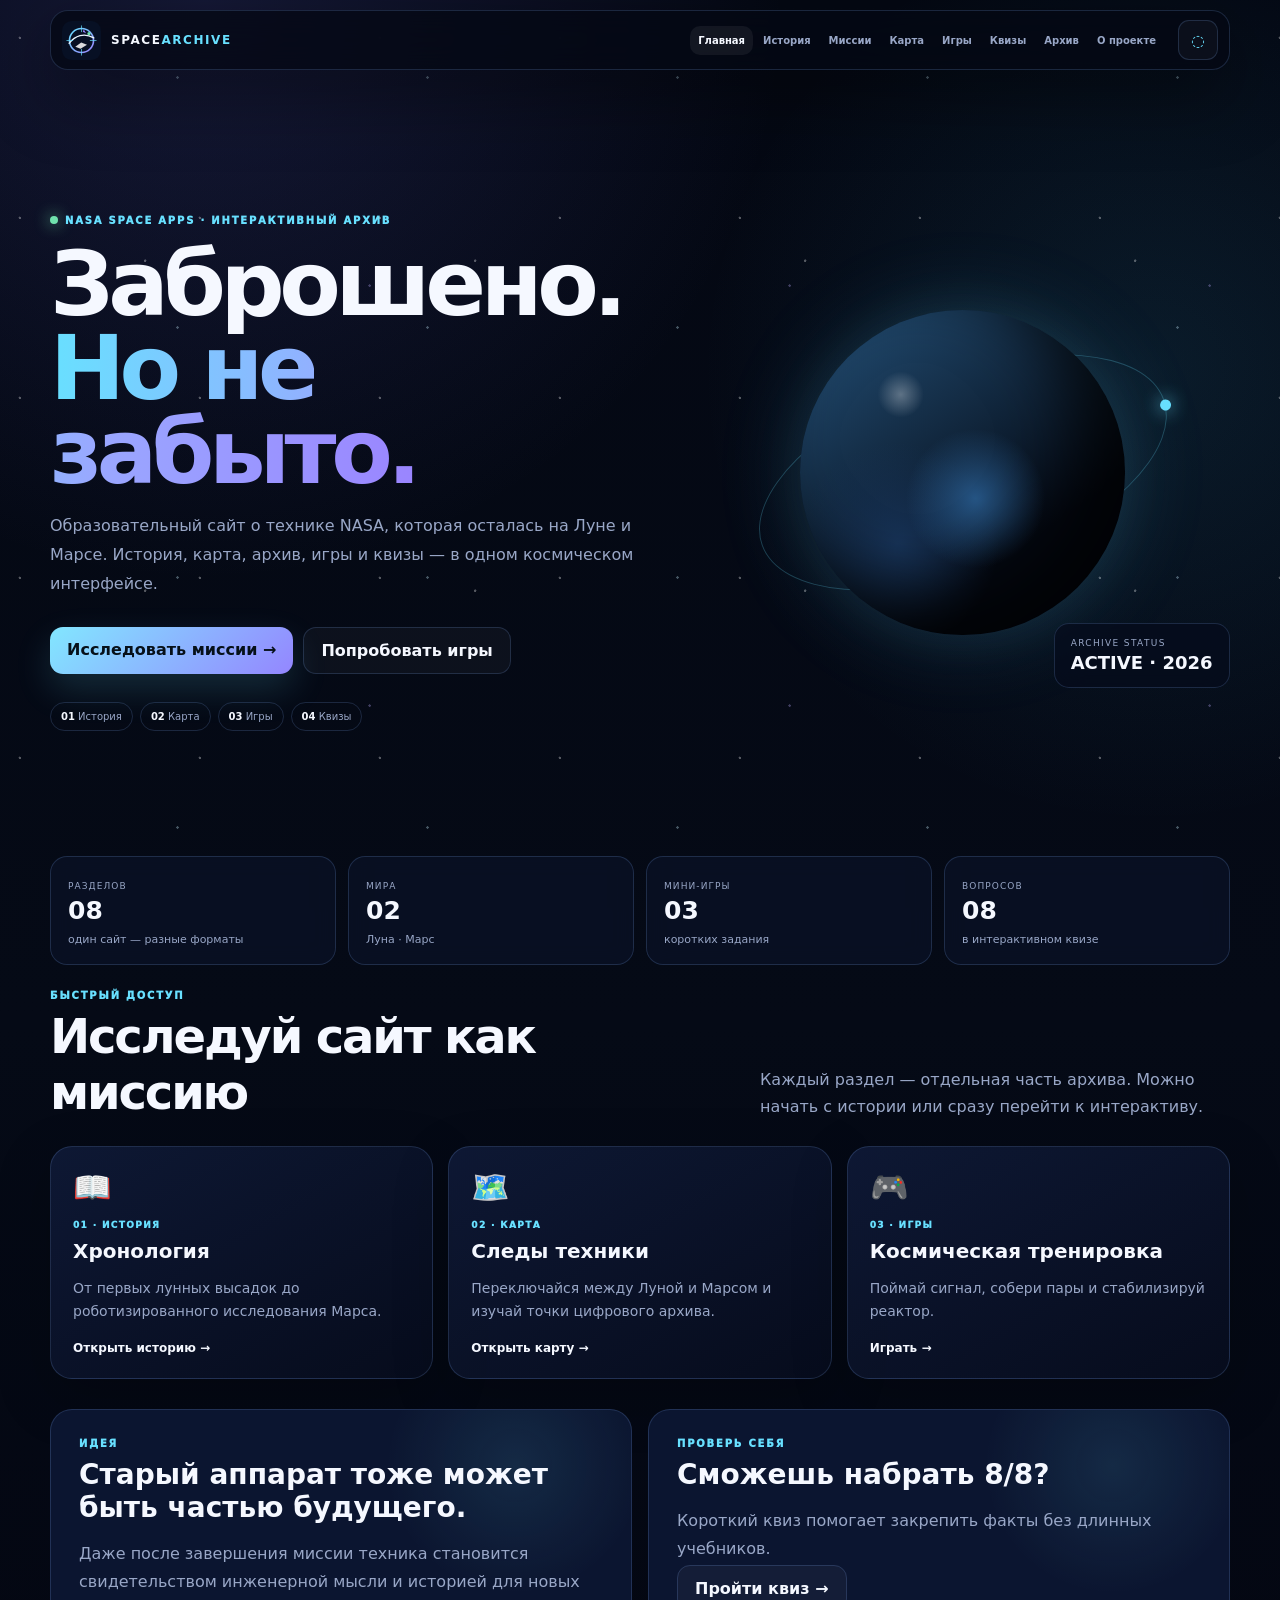
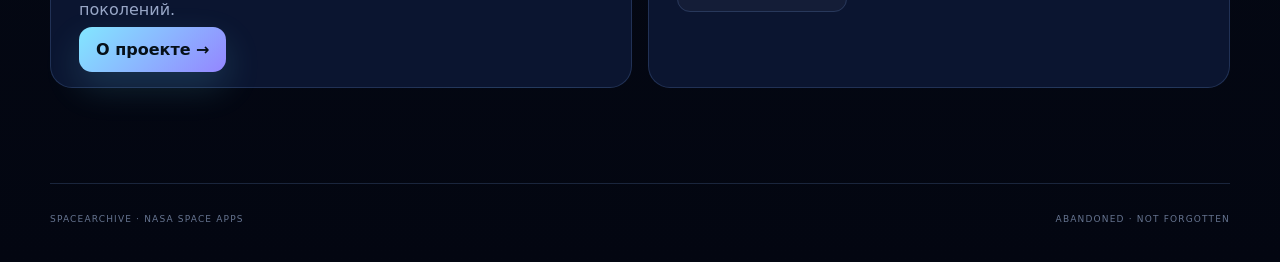
<file: index.html>
<!doctype html><html lang="ru"><head><meta charset="utf-8"><meta name="viewport" content="width=device-width,initial-scale=1"><meta name="theme-color" content="#040813"><meta name="description" content="SpaceArchive — Abandoned but not Forgotten"><link rel="icon" href="logo.svg" type="image/svg+xml"><title>Index · SpaceArchive</title><link rel="stylesheet" href="style.css"></head><body><header class="topbar">
<a class="brand" href="index.html"><img src="logo.svg" alt="Логотип SpaceArchive"><b>SPACE<span>ARCHIVE</span></b></a>
<nav class="nav"><a href="index.html">Главная</a><a href="history.html">История</a><a href="missions.html">Миссии</a><a href="map.html">Карта</a><a href="games.html">Игры</a><a href="quiz.html">Квизы</a><a href="archive.html">Архив</a><a href="about.html">О проекте</a></nav>
<div class="header-actions"><button class="menu-btn" id="menuBtn" type="button" aria-label="Открыть меню" aria-expanded="false">☰</button><button class="icon-btn" id="soundBtn" type="button" aria-label="Звуковой режим">◌</button></div>
</header>
<div class="mobile-nav" id="mobileNav" aria-hidden="true"><a href="index.html">Главная</a><a href="history.html">История</a><a href="missions.html">Миссии</a><a href="map.html">Карта</a><a href="games.html">Игры</a><a href="quiz.html">Квизы</a><a href="archive.html">Архив</a><a href="about.html">О проекте</a></div><main class="container page"><section class="hero"><div><div class="eyebrow"><i class="live-dot"></i>NASA SPACE APPS · ИНТЕРАКТИВНЫЙ АРХИВ</div><h1>Заброшено.<br><span>Но не забыто.</span></h1><p class="lead">Образовательный сайт о технике NASA, которая осталась на Луне и Марсе. История, карта, архив, игры и квизы — в одном космическом интерфейсе.</p><div class="actions"><a class="btn primary" href="missions.html">Исследовать миссии →</a><a class="btn ghost" href="games.html">Попробовать игры</a></div><div class="pills"><span class="pill"><b>01</b> История</span><span class="pill"><b>02</b> Карта</span><span class="pill"><b>03</b> Игры</span><span class="pill"><b>04</b> Квизы</span></div></div><div class="hero-visual"><div class="orbit"><i></i></div><div class="planet"></div><div class="hero-card"><small>ARCHIVE STATUS</small><strong>ACTIVE · 2026</strong></div></div></section><div class="dashboard"><div class="stat"><small>РАЗДЕЛОВ</small><strong>08</strong><span>один сайт — разные форматы</span></div><div class="stat"><small>МИРА</small><strong>02</strong><span>Луна · Марс</span></div><div class="stat"><small>МИНИ-ИГРЫ</small><strong>03</strong><span>коротких задания</span></div><div class="stat"><small>ВОПРОСОВ</small><strong>08</strong><span>в интерактивном квизе</span></div></div><section class="section"><div class="section-title"><div><div class="eyebrow">БЫСТРЫЙ ДОСТУП</div><h2>Исследуй сайт как миссию</h2></div><p>Каждый раздел — отдельная часть архива. Можно начать с истории или сразу перейти к интерактиву.</p></div><div class="cards"><article class="card"><div class="card-icon">📖</div><div class="meta">01 · ИСТОРИЯ</div><h3>Хронология</h3><p>От первых лунных высадок до роботизированного исследования Марса.</p><a class="text-btn" href="history.html">Открыть историю →</a></article><article class="card"><div class="card-icon">🗺️</div><div class="meta">02 · КАРТА</div><h3>Следы техники</h3><p>Переключайся между Луной и Марсом и изучай точки цифрового архива.</p><a class="text-btn" href="map.html">Открыть карту →</a></article><article class="card"><div class="card-icon">🎮</div><div class="meta">03 · ИГРЫ</div><h3>Космическая тренировка</h3><p>Поймай сигнал, собери пары и стабилизируй реактор.</p><a class="text-btn" href="signal-hunt.html">Играть →</a></article></div><div class="feature"><div class="feature-panel"><div class="eyebrow">ИДЕЯ</div><h3>Старый аппарат тоже может быть частью будущего.</h3><p>Даже после завершения миссии техника становится свидетельством инженерной мысли и историей для новых поколений.</p><a class="btn primary" href="about.html">О проекте →</a></div><div class="feature-panel"><div class="eyebrow">ПРОВЕРЬ СЕБЯ</div><h3>Сможешь набрать 8/8?</h3><p>Короткий квиз помогает закрепить факты без длинных учебников.</p><a class="btn ghost" href="quiz.html">Пройти квиз →</a></div></div></section></main><footer><span>SPACEARCHIVE · NASA SPACE APPS</span><span>ABANDONED · NOT FORGOTTEN</span></footer><div class="modal" id="modal" aria-hidden="true"><div class="backdrop"></div><div class="modal-card" role="dialog" aria-modal="true" aria-labelledby="modalTitle"><button class="close" id="modalClose" type="button" aria-label="Закрыть">×</button><div class="eyebrow" id="modalKicker">ARCHIVE</div><h2 id="modalTitle">Досье</h2><p id="modalText"></p><div class="modal-fact" id="modalFact"></div></div></div><script src="script.js"></script></body></html>
</file>
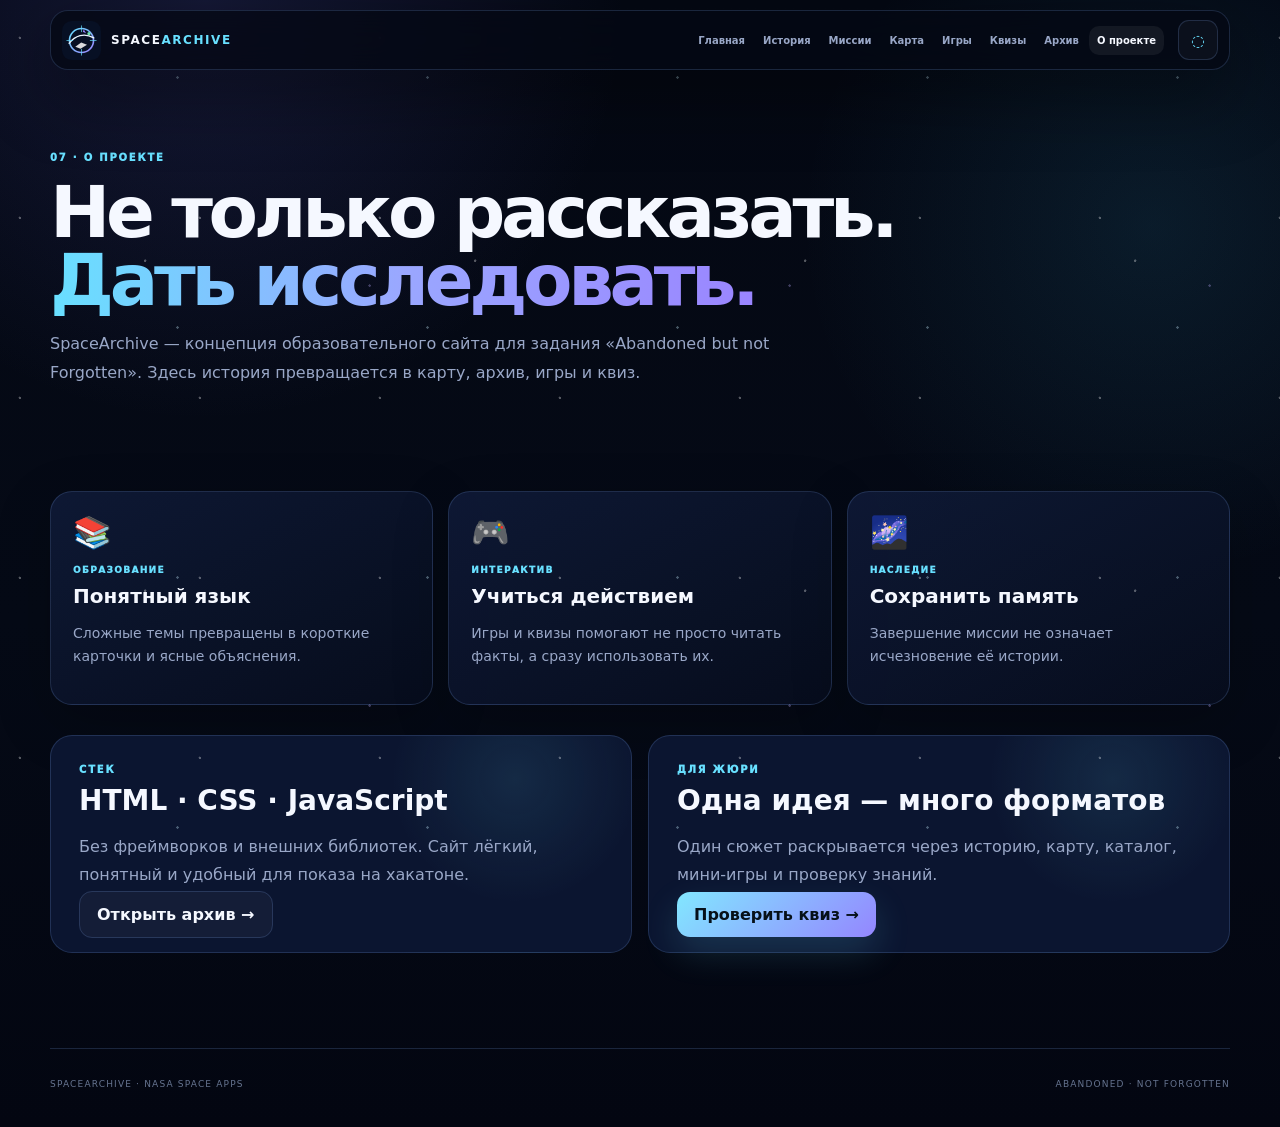
<file: about.html>
<!doctype html><html lang="ru"><head><meta charset="utf-8"><meta name="viewport" content="width=device-width,initial-scale=1"><meta name="theme-color" content="#040813"><meta name="description" content="SpaceArchive — Abandoned but not Forgotten"><link rel="icon" href="logo.svg" type="image/svg+xml"><title>About · SpaceArchive</title><link rel="stylesheet" href="style.css"></head><body><header class="topbar">
<a class="brand" href="index.html"><img src="logo.svg" alt="Логотип SpaceArchive"><b>SPACE<span>ARCHIVE</span></b></a>
<nav class="nav"><a href="index.html">Главная</a><a href="history.html">История</a><a href="missions.html">Миссии</a><a href="map.html">Карта</a><a href="games.html">Игры</a><a href="quiz.html">Квизы</a><a href="archive.html">Архив</a><a href="about.html">О проекте</a></nav>
<div class="header-actions"><button class="menu-btn" id="menuBtn" type="button" aria-label="Открыть меню" aria-expanded="false">☰</button><button class="icon-btn" id="soundBtn" type="button" aria-label="Звуковой режим">◌</button></div>
</header>
<div class="mobile-nav" id="mobileNav" aria-hidden="true"><a href="index.html">Главная</a><a href="history.html">История</a><a href="missions.html">Миссии</a><a href="map.html">Карта</a><a href="games.html">Игры</a><a href="quiz.html">Квизы</a><a href="archive.html">Архив</a><a href="about.html">О проекте</a></div><main class="container page"><section class="page-head"><div class="eyebrow">07 · О ПРОЕКТЕ</div><h1>Не только рассказать.<br><span>Дать исследовать.</span></h1><p>SpaceArchive — концепция образовательного сайта для задания «Abandoned but not Forgotten». Здесь история превращается в карту, архив, игры и квиз.</p></section><section class="section"><div class="cards"><article class="card"><div class="card-icon">📚</div><div class="meta">ОБРАЗОВАНИЕ</div><h3>Понятный язык</h3><p>Сложные темы превращены в короткие карточки и ясные объяснения.</p></article><article class="card"><div class="card-icon">🎮</div><div class="meta">ИНТЕРАКТИВ</div><h3>Учиться действием</h3><p>Игры и квизы помогают не просто читать факты, а сразу использовать их.</p></article><article class="card"><div class="card-icon">🌌</div><div class="meta">НАСЛЕДИЕ</div><h3>Сохранить память</h3><p>Завершение миссии не означает исчезновение её истории.</p></article></div><div class="feature"><div class="feature-panel"><div class="eyebrow">СТЕК</div><h3>HTML · CSS · JavaScript</h3><p>Без фреймворков и внешних библиотек. Сайт лёгкий, понятный и удобный для показа на хакатоне.</p><a class="btn ghost" href="archive.html">Открыть архив →</a></div><div class="feature-panel"><div class="eyebrow">ДЛЯ ЖЮРИ</div><h3>Одна идея — много форматов</h3><p>Один сюжет раскрывается через историю, карту, каталог, мини-игры и проверку знаний.</p><a class="btn primary" href="quiz.html">Проверить квиз →</a></div></div></section></main><footer><span>SPACEARCHIVE · NASA SPACE APPS</span><span>ABANDONED · NOT FORGOTTEN</span></footer><div class="modal" id="modal" aria-hidden="true"><div class="backdrop"></div><div class="modal-card" role="dialog" aria-modal="true" aria-labelledby="modalTitle"><button class="close" id="modalClose" type="button" aria-label="Закрыть">×</button><div class="eyebrow" id="modalKicker">ARCHIVE</div><h2 id="modalTitle">Досье</h2><p id="modalText"></p><div class="modal-fact" id="modalFact"></div></div></div><script src="script.js"></script></body></html>
</file>
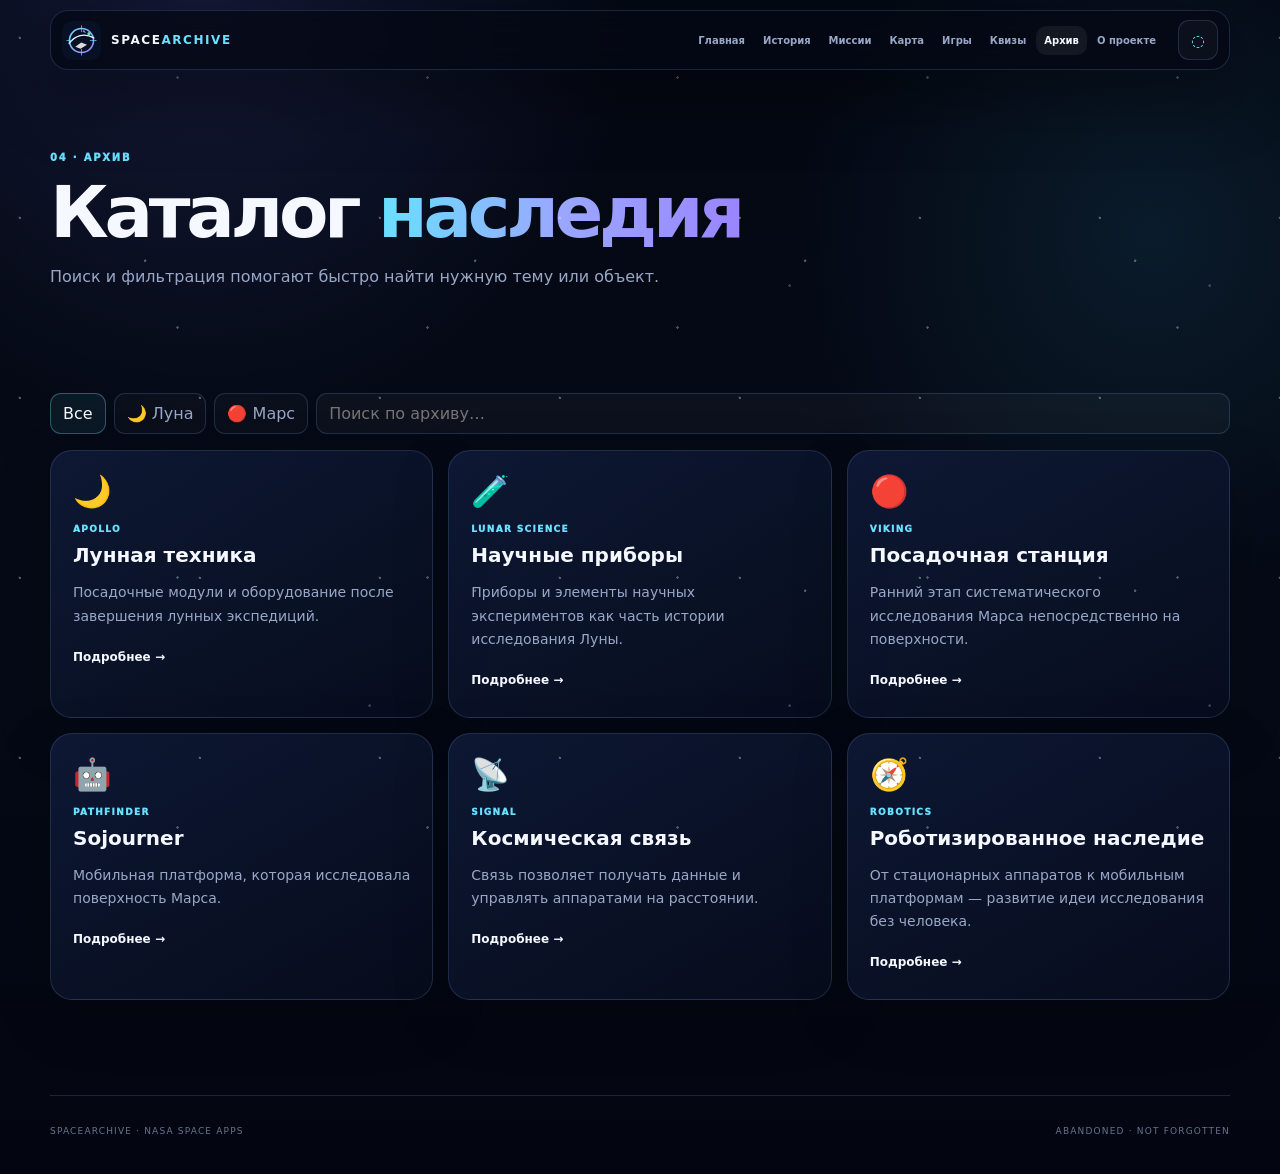
<file: archive.html>
<!doctype html><html lang="ru"><head><meta charset="utf-8"><meta name="viewport" content="width=device-width,initial-scale=1"><meta name="theme-color" content="#040813"><meta name="description" content="SpaceArchive — Abandoned but not Forgotten"><link rel="icon" href="logo.svg" type="image/svg+xml"><title>Archive · SpaceArchive</title><link rel="stylesheet" href="style.css"></head><body><header class="topbar">
<a class="brand" href="index.html"><img src="logo.svg" alt="Логотип SpaceArchive"><b>SPACE<span>ARCHIVE</span></b></a>
<nav class="nav"><a href="index.html">Главная</a><a href="history.html">История</a><a href="missions.html">Миссии</a><a href="map.html">Карта</a><a href="games.html">Игры</a><a href="quiz.html">Квизы</a><a href="archive.html">Архив</a><a href="about.html">О проекте</a></nav>
<div class="header-actions"><button class="menu-btn" id="menuBtn" type="button" aria-label="Открыть меню" aria-expanded="false">☰</button><button class="icon-btn" id="soundBtn" type="button" aria-label="Звуковой режим">◌</button></div>
</header>
<div class="mobile-nav" id="mobileNav" aria-hidden="true"><a href="index.html">Главная</a><a href="history.html">История</a><a href="missions.html">Миссии</a><a href="map.html">Карта</a><a href="games.html">Игры</a><a href="quiz.html">Квизы</a><a href="archive.html">Архив</a><a href="about.html">О проекте</a></div><main class="container page"><section class="page-head"><div class="eyebrow">04 · АРХИВ</div><h1>Каталог <span>наследия</span></h1><p>Поиск и фильтрация помогают быстро найти нужную тему или объект.</p></section><section class="section"><div class="archive-tools"><button class="filter active" data-filter="all" type="button">Все</button><button class="filter" data-filter="moon" type="button">🌙 Луна</button><button class="filter" data-filter="mars" type="button">🔴 Марс</button><input id="archiveSearch" class="search" type="search" placeholder="Поиск по архиву…"></div><div class="archive-grid"><article class="card archive-card" data-world="moon"><div class="card-icon">🌙</div><div class="meta">APOLLO</div><h3>Лунная техника</h3><p>Посадочные модули и оборудование после завершения лунных экспедиций.</p><button class="text-btn" data-modal data-kicker="ARCHIVE · APOLLO" data-title="Лунная техника" data-text="Объект архива представлен как исторический след пилотируемых лунных миссий." data-fact="Категория: Луна · тип: историческая техника.">Подробнее →</button></article><article class="card archive-card" data-world="moon"><div class="card-icon">🧪</div><div class="meta">LUNAR SCIENCE</div><h3>Научные приборы</h3><p>Приборы и элементы научных экспериментов как часть истории исследования Луны.</p><button class="text-btn" data-modal data-kicker="ARCHIVE · LUNA" data-title="Научные приборы" data-text="Архив может связывать каждый объект с миссией и понятным объяснением его назначения." data-fact="Категория: Луна · тип: научное наследие.">Подробнее →</button></article><article class="card archive-card" data-world="mars"><div class="card-icon">🔴</div><div class="meta">VIKING</div><h3>Посадочная станция</h3><p>Ранний этап систематического исследования Марса непосредственно на поверхности.</p><button class="text-btn" data-modal data-kicker="ARCHIVE · VIKING" data-title="Viking" data-text="Viking 1 и Viking 2 исследовали поверхность Марса после успешной посадки." data-fact="Категория: Марс · тип: посадочная станция.">Подробнее →</button></article><article class="card archive-card" data-world="mars"><div class="card-icon">🤖</div><div class="meta">PATHFINDER</div><h3>Sojourner</h3><p>Мобильная платформа, которая исследовала поверхность Марса.</p><button class="text-btn" data-modal data-kicker="ARCHIVE · PATHFINDER" data-title="Sojourner" data-text="Sojourner работал на Марсе в 1997 году и стал ярким примером мобильного роботизированного исследования." data-fact="Категория: Марс · тип: ровер.">Подробнее →</button></article><article class="card archive-card" data-world="moon"><div class="card-icon">📡</div><div class="meta">SIGNAL</div><h3>Космическая связь</h3><p>Связь позволяет получать данные и управлять аппаратами на расстоянии.</p><button class="text-btn" data-modal data-kicker="ARCHIVE · SIGNAL" data-title="Космическая связь" data-text="История космической техники невозможна без каналов связи, которые передают данные и команды." data-fact="Категория: технология · тема: связь и данные.">Подробнее →</button></article><article class="card archive-card" data-world="mars"><div class="card-icon">🧭</div><div class="meta">ROBOTICS</div><h3>Роботизированное наследие</h3><p>От стационарных аппаратов к мобильным платформам — развитие идеи исследования без человека.</p><button class="text-btn" data-modal data-kicker="ARCHIVE · ROBOTICS" data-title="Роботизированное наследие" data-text="Архив показывает, как разные поколения аппаратов расширяли возможности исследования дальних миров." data-fact="Категория: робототехника · тема: развитие технологий.">Подробнее →</button></article></div></section></main><footer><span>SPACEARCHIVE · NASA SPACE APPS</span><span>ABANDONED · NOT FORGOTTEN</span></footer><div class="modal" id="modal" aria-hidden="true"><div class="backdrop"></div><div class="modal-card" role="dialog" aria-modal="true" aria-labelledby="modalTitle"><button class="close" id="modalClose" type="button" aria-label="Закрыть">×</button><div class="eyebrow" id="modalKicker">ARCHIVE</div><h2 id="modalTitle">Досье</h2><p id="modalText"></p><div class="modal-fact" id="modalFact"></div></div></div><script src="script.js"></script></body></html>
</file>
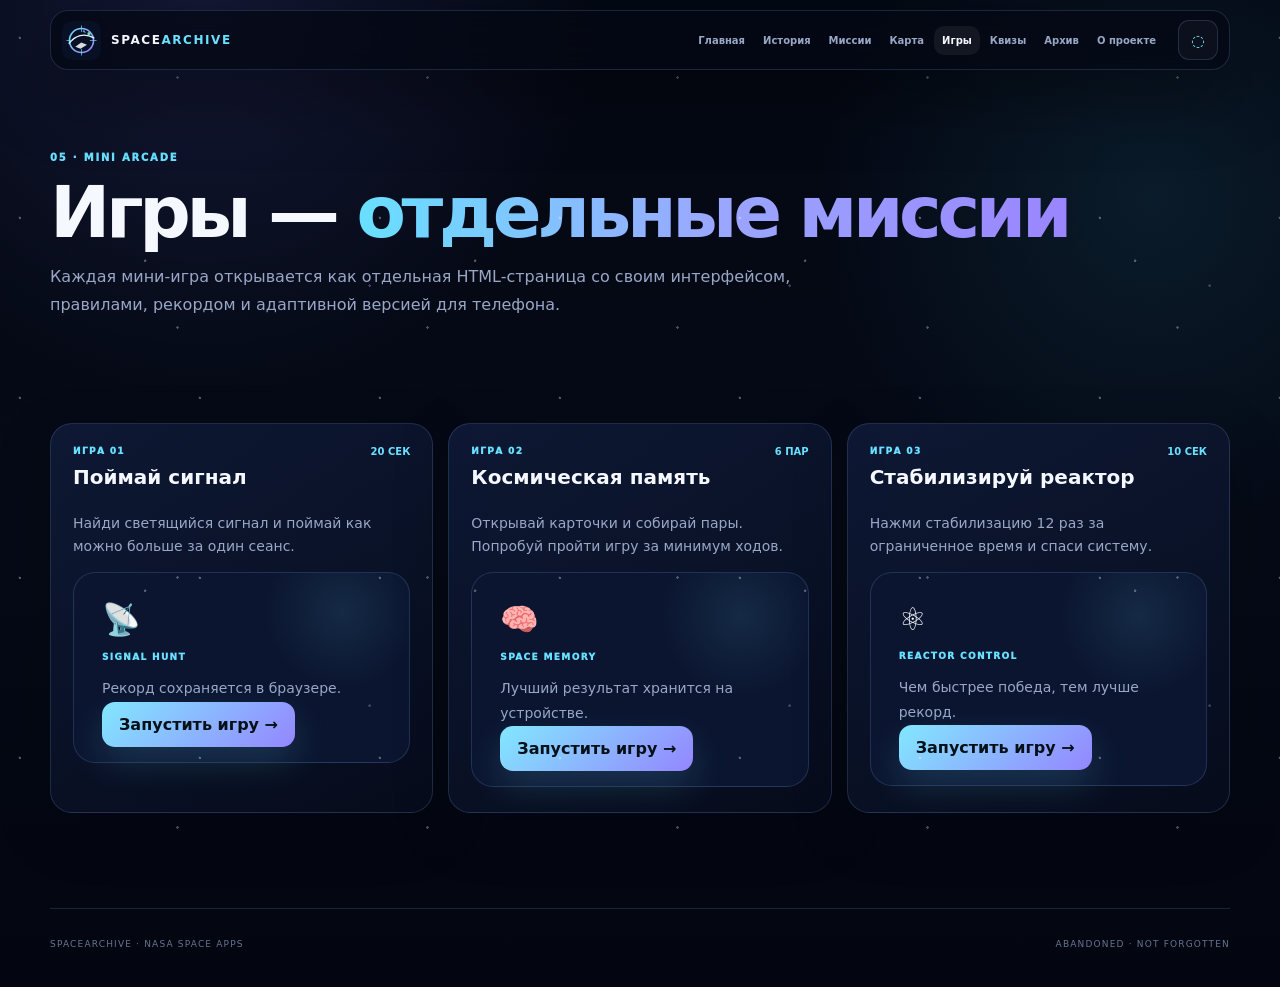
<file: games.html>
<!doctype html><html lang="ru"><head><meta charset="utf-8"><meta name="viewport" content="width=device-width,initial-scale=1"><meta name="theme-color" content="#040813"><meta name="description" content="SpaceArchive — Abandoned but not Forgotten"><link rel="icon" href="logo.svg" type="image/svg+xml"><title>Games · SpaceArchive</title><link rel="stylesheet" href="style.css"></head><body><header class="topbar">
<a class="brand" href="index.html"><img src="logo.svg" alt="Логотип SpaceArchive"><b>SPACE<span>ARCHIVE</span></b></a>
<nav class="nav"><a href="index.html">Главная</a><a href="history.html">История</a><a href="missions.html">Миссии</a><a href="map.html">Карта</a><a href="games.html">Игры</a><a href="quiz.html">Квизы</a><a href="archive.html">Архив</a><a href="about.html">О проекте</a></nav>
<div class="header-actions"><button class="menu-btn" id="menuBtn" type="button" aria-label="Открыть меню" aria-expanded="false">☰</button><button class="icon-btn" id="soundBtn" type="button" aria-label="Звуковой режим">◌</button></div>
</header>
<div class="mobile-nav" id="mobileNav" aria-hidden="true"><a href="index.html">Главная</a><a href="history.html">История</a><a href="missions.html">Миссии</a><a href="map.html">Карта</a><a href="games.html">Игры</a><a href="quiz.html">Квизы</a><a href="archive.html">Архив</a><a href="about.html">О проекте</a></div><main class="container page"><section class="page-head"><div class="eyebrow">05 · MINI ARCADE</div><h1>Игры — <span>отдельные миссии</span></h1><p>Каждая мини-игра открывается как отдельная HTML-страница со своим интерфейсом, правилами, рекордом и адаптивной версией для телефона.</p></section>
<section class="section"><div class="games-grid">
<article class="game"><div class="game-head"><div><div class="meta">ИГРА 01</div><h3>Поймай сигнал</h3></div><div class="score">20 СЕК</div></div><p>Найди светящийся сигнал и поймай как можно больше за один сеанс.</p><div class="feature" style="grid-template-columns:1fr;margin-top:14px"><div class="feature-panel"><div class="card-icon">📡</div><div class="meta">SIGNAL HUNT</div><p>Рекорд сохраняется в браузере.</p><a class="btn primary" href="signal-hunt.html">Запустить игру →</a></div></div></article>
<article class="game"><div class="game-head"><div><div class="meta">ИГРА 02</div><h3>Космическая память</h3></div><div class="score">6 ПАР</div></div><p>Открывай карточки и собирай пары. Попробуй пройти игру за минимум ходов.</p><div class="feature" style="grid-template-columns:1fr;margin-top:14px"><div class="feature-panel"><div class="card-icon">🧠</div><div class="meta">SPACE MEMORY</div><p>Лучший результат хранится на устройстве.</p><a class="btn primary" href="space-memory.html">Запустить игру →</a></div></div></article>
<article class="game"><div class="game-head"><div><div class="meta">ИГРА 03</div><h3>Стабилизируй реактор</h3></div><div class="score">10 СЕК</div></div><p>Нажми стабилизацию 12 раз за ограниченное время и спаси систему.</p><div class="feature" style="grid-template-columns:1fr;margin-top:14px"><div class="feature-panel"><div class="card-icon">⚛️</div><div class="meta">REACTOR CONTROL</div><p>Чем быстрее победа, тем лучше рекорд.</p><a class="btn primary" href="reactor-control.html">Запустить игру →</a></div></div></article>
</div></section>
</main><footer><span>SPACEARCHIVE · NASA SPACE APPS</span><span>ABANDONED · NOT FORGOTTEN</span></footer><div class="modal" id="modal" aria-hidden="true"><div class="backdrop"></div><div class="modal-card" role="dialog" aria-modal="true" aria-labelledby="modalTitle"><button class="close" id="modalClose" type="button" aria-label="Закрыть">×</button><div class="eyebrow" id="modalKicker">ARCHIVE</div><h2 id="modalTitle">Досье</h2><p id="modalText"></p><div class="modal-fact" id="modalFact"></div></div></div><script src="script.js"></script></body></html>
</file>
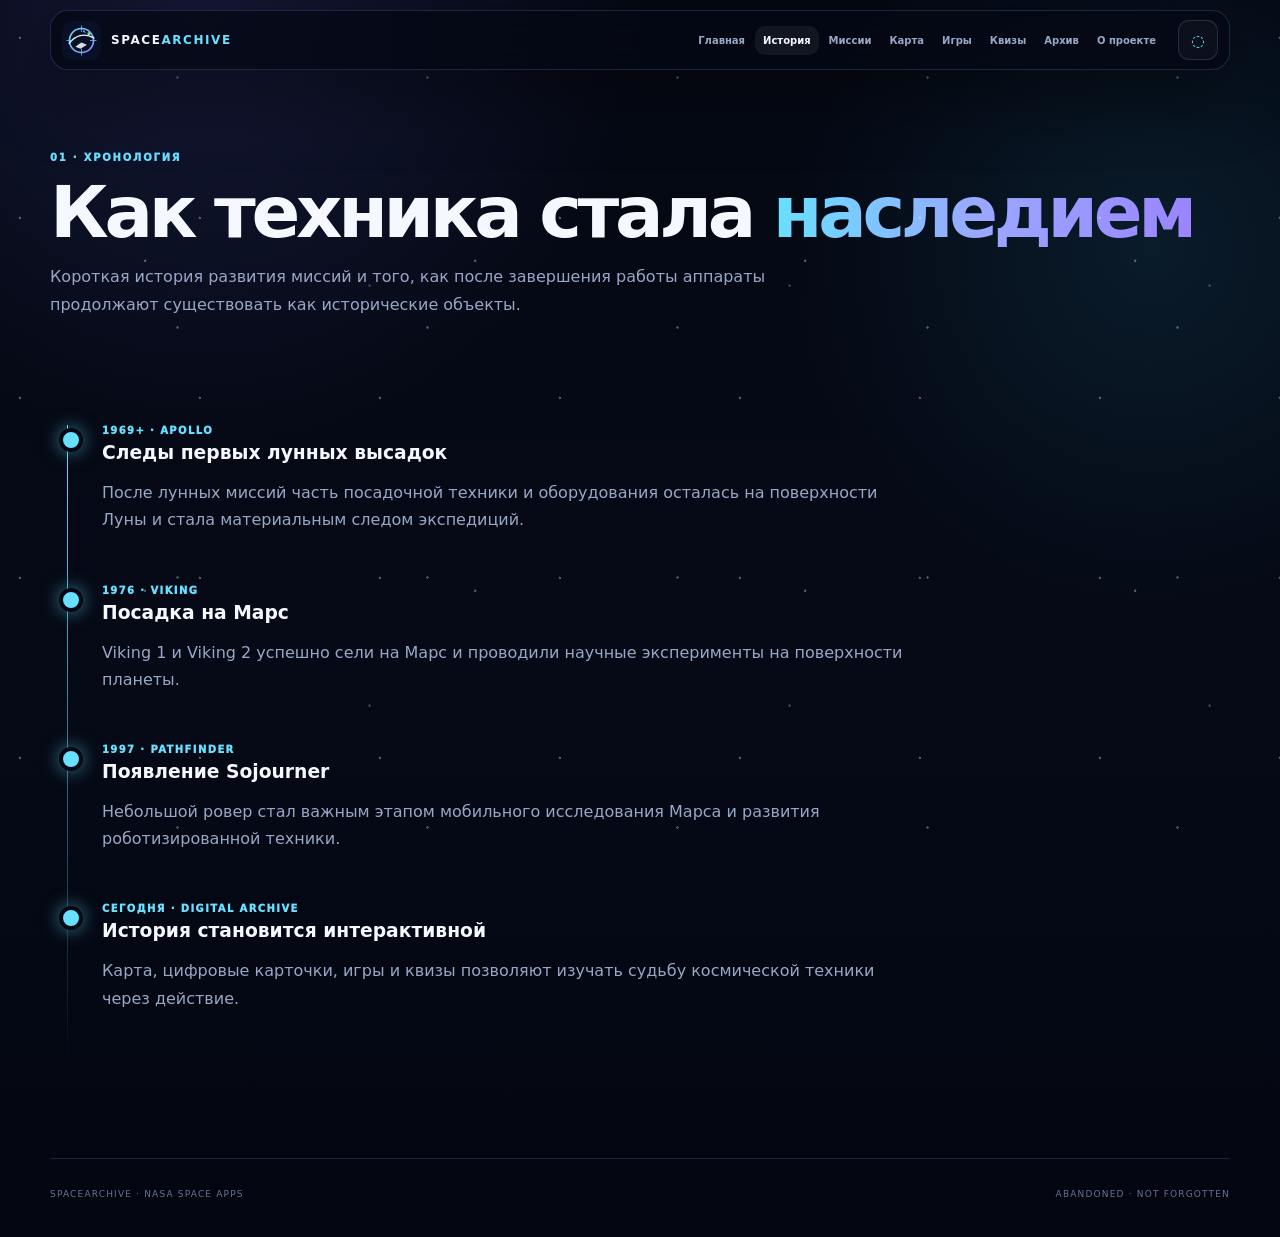
<file: history.html>
<!doctype html><html lang="ru"><head><meta charset="utf-8"><meta name="viewport" content="width=device-width,initial-scale=1"><meta name="theme-color" content="#040813"><meta name="description" content="SpaceArchive — Abandoned but not Forgotten"><link rel="icon" href="logo.svg" type="image/svg+xml"><title>History · SpaceArchive</title><link rel="stylesheet" href="style.css"></head><body><header class="topbar">
<a class="brand" href="index.html"><img src="logo.svg" alt="Логотип SpaceArchive"><b>SPACE<span>ARCHIVE</span></b></a>
<nav class="nav"><a href="index.html">Главная</a><a href="history.html">История</a><a href="missions.html">Миссии</a><a href="map.html">Карта</a><a href="games.html">Игры</a><a href="quiz.html">Квизы</a><a href="archive.html">Архив</a><a href="about.html">О проекте</a></nav>
<div class="header-actions"><button class="menu-btn" id="menuBtn" type="button" aria-label="Открыть меню" aria-expanded="false">☰</button><button class="icon-btn" id="soundBtn" type="button" aria-label="Звуковой режим">◌</button></div>
</header>
<div class="mobile-nav" id="mobileNav" aria-hidden="true"><a href="index.html">Главная</a><a href="history.html">История</a><a href="missions.html">Миссии</a><a href="map.html">Карта</a><a href="games.html">Игры</a><a href="quiz.html">Квизы</a><a href="archive.html">Архив</a><a href="about.html">О проекте</a></div><main class="container page"><section class="page-head"><div class="eyebrow">01 · ХРОНОЛОГИЯ</div><h1>Как техника стала <span>наследием</span></h1><p>Короткая история развития миссий и того, как после завершения работы аппараты продолжают существовать как исторические объекты.</p></section><section class="section"><div class="timeline"><div class="event"><div class="date">1969+ · APOLLO</div><h3>Следы первых лунных высадок</h3><p>После лунных миссий часть посадочной техники и оборудования осталась на поверхности Луны и стала материальным следом экспедиций.</p></div><div class="event"><div class="date">1976 · VIKING</div><h3>Посадка на Марс</h3><p>Viking 1 и Viking 2 успешно сели на Марс и проводили научные эксперименты на поверхности планеты.</p></div><div class="event"><div class="date">1997 · PATHFINDER</div><h3>Появление Sojourner</h3><p>Небольшой ровер стал важным этапом мобильного исследования Марса и развития роботизированной техники.</p></div><div class="event"><div class="date">СЕГОДНЯ · DIGITAL ARCHIVE</div><h3>История становится интерактивной</h3><p>Карта, цифровые карточки, игры и квизы позволяют изучать судьбу космической техники через действие.</p></div></div></section></main><footer><span>SPACEARCHIVE · NASA SPACE APPS</span><span>ABANDONED · NOT FORGOTTEN</span></footer><div class="modal" id="modal" aria-hidden="true"><div class="backdrop"></div><div class="modal-card" role="dialog" aria-modal="true" aria-labelledby="modalTitle"><button class="close" id="modalClose" type="button" aria-label="Закрыть">×</button><div class="eyebrow" id="modalKicker">ARCHIVE</div><h2 id="modalTitle">Досье</h2><p id="modalText"></p><div class="modal-fact" id="modalFact"></div></div></div><script src="script.js"></script></body></html>
</file>
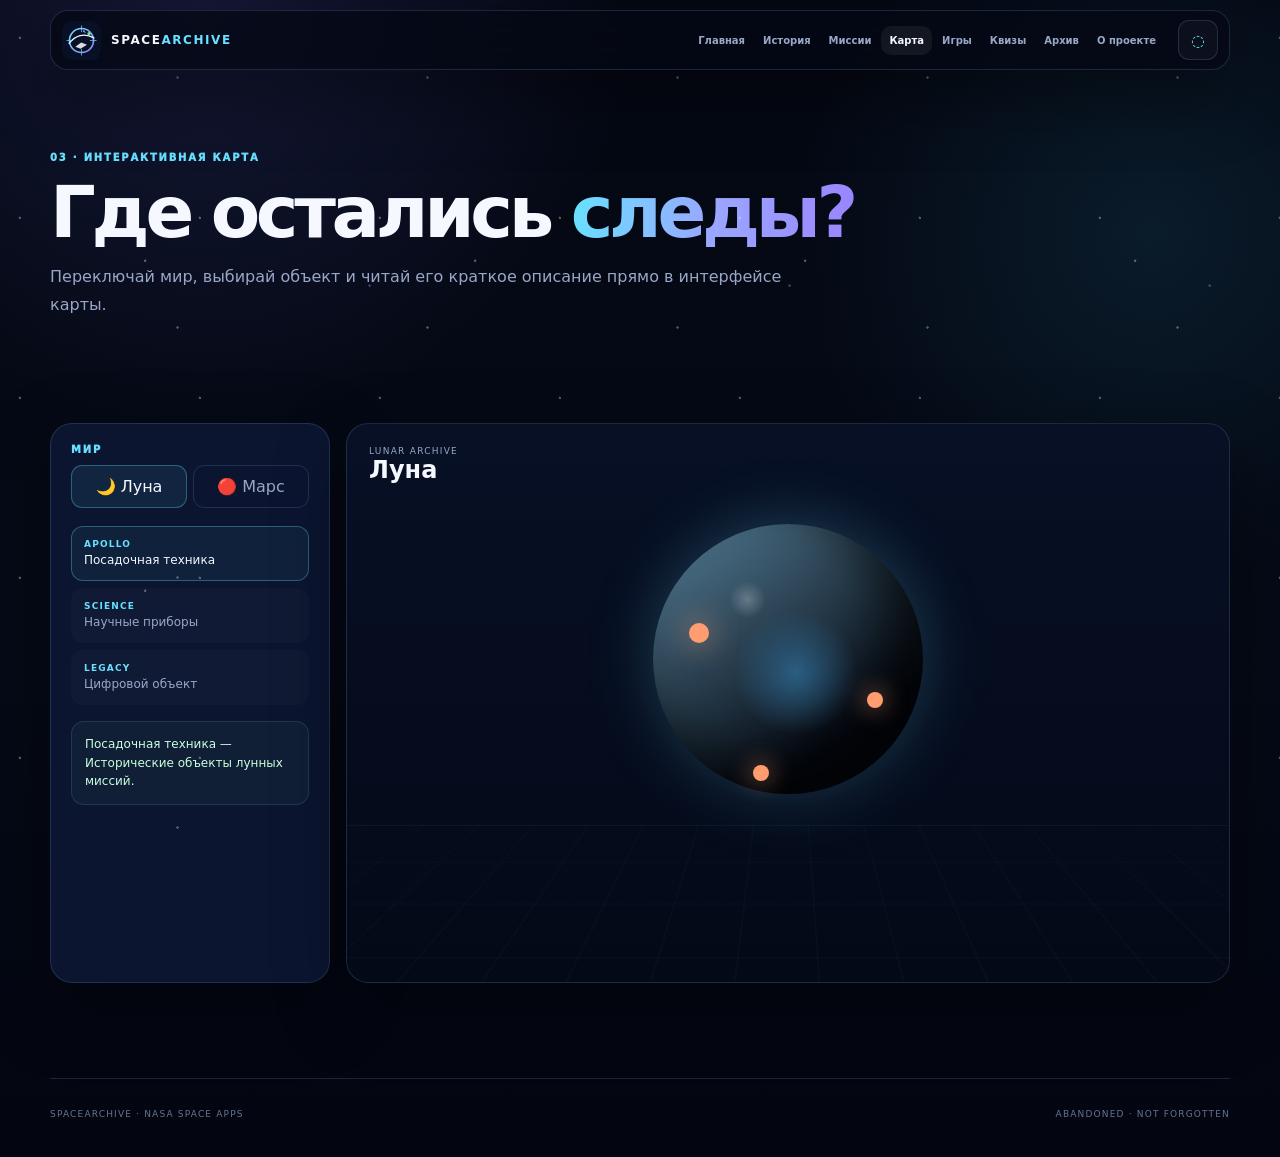
<file: map.html>
<!doctype html><html lang="ru"><head><meta charset="utf-8"><meta name="viewport" content="width=device-width,initial-scale=1"><meta name="theme-color" content="#040813"><meta name="description" content="SpaceArchive — Abandoned but not Forgotten"><link rel="icon" href="logo.svg" type="image/svg+xml"><title>Map · SpaceArchive</title><link rel="stylesheet" href="style.css"></head><body><header class="topbar">
<a class="brand" href="index.html"><img src="logo.svg" alt="Логотип SpaceArchive"><b>SPACE<span>ARCHIVE</span></b></a>
<nav class="nav"><a href="index.html">Главная</a><a href="history.html">История</a><a href="missions.html">Миссии</a><a href="map.html">Карта</a><a href="games.html">Игры</a><a href="quiz.html">Квизы</a><a href="archive.html">Архив</a><a href="about.html">О проекте</a></nav>
<div class="header-actions"><button class="menu-btn" id="menuBtn" type="button" aria-label="Открыть меню" aria-expanded="false">☰</button><button class="icon-btn" id="soundBtn" type="button" aria-label="Звуковой режим">◌</button></div>
</header>
<div class="mobile-nav" id="mobileNav" aria-hidden="true"><a href="index.html">Главная</a><a href="history.html">История</a><a href="missions.html">Миссии</a><a href="map.html">Карта</a><a href="games.html">Игры</a><a href="quiz.html">Квизы</a><a href="archive.html">Архив</a><a href="about.html">О проекте</a></div><main class="container page"><section class="page-head"><div class="eyebrow">03 · ИНТЕРАКТИВНАЯ КАРТА</div><h1>Где остались <span>следы?</span></h1><p>Переключай мир, выбирай объект и читай его краткое описание прямо в интерфейсе карты.</p></section><section class="section"><div class="map-layout"><aside class="map-side"><div class="eyebrow">МИР</div><div class="world-tabs"><button class="world-tab active" data-world="moon" type="button">🌙 Луна</button><button class="world-tab" data-world="mars" type="button">🔴 Марс</button></div><div class="location-list" id="mapLocations"></div><div class="info-box" id="mapInfo">Выберите точку.</div></aside><div class="map-stage"><div class="map-title"><small id="mapMeta">LUNAR ARCHIVE</small><strong id="mapTitle">Луна</strong></div><div class="map-world" id="mapWorld"></div><button class="map-pin pin-a active" type="button" aria-label="Точка 1"></button><button class="map-pin pin-b" type="button" aria-label="Точка 2"></button><button class="map-pin pin-c" type="button" aria-label="Точка 3"></button></div></div></section></main><footer><span>SPACEARCHIVE · NASA SPACE APPS</span><span>ABANDONED · NOT FORGOTTEN</span></footer><div class="modal" id="modal" aria-hidden="true"><div class="backdrop"></div><div class="modal-card" role="dialog" aria-modal="true" aria-labelledby="modalTitle"><button class="close" id="modalClose" type="button" aria-label="Закрыть">×</button><div class="eyebrow" id="modalKicker">ARCHIVE</div><h2 id="modalTitle">Досье</h2><p id="modalText"></p><div class="modal-fact" id="modalFact"></div></div></div><script src="script.js"></script></body></html>
</file>
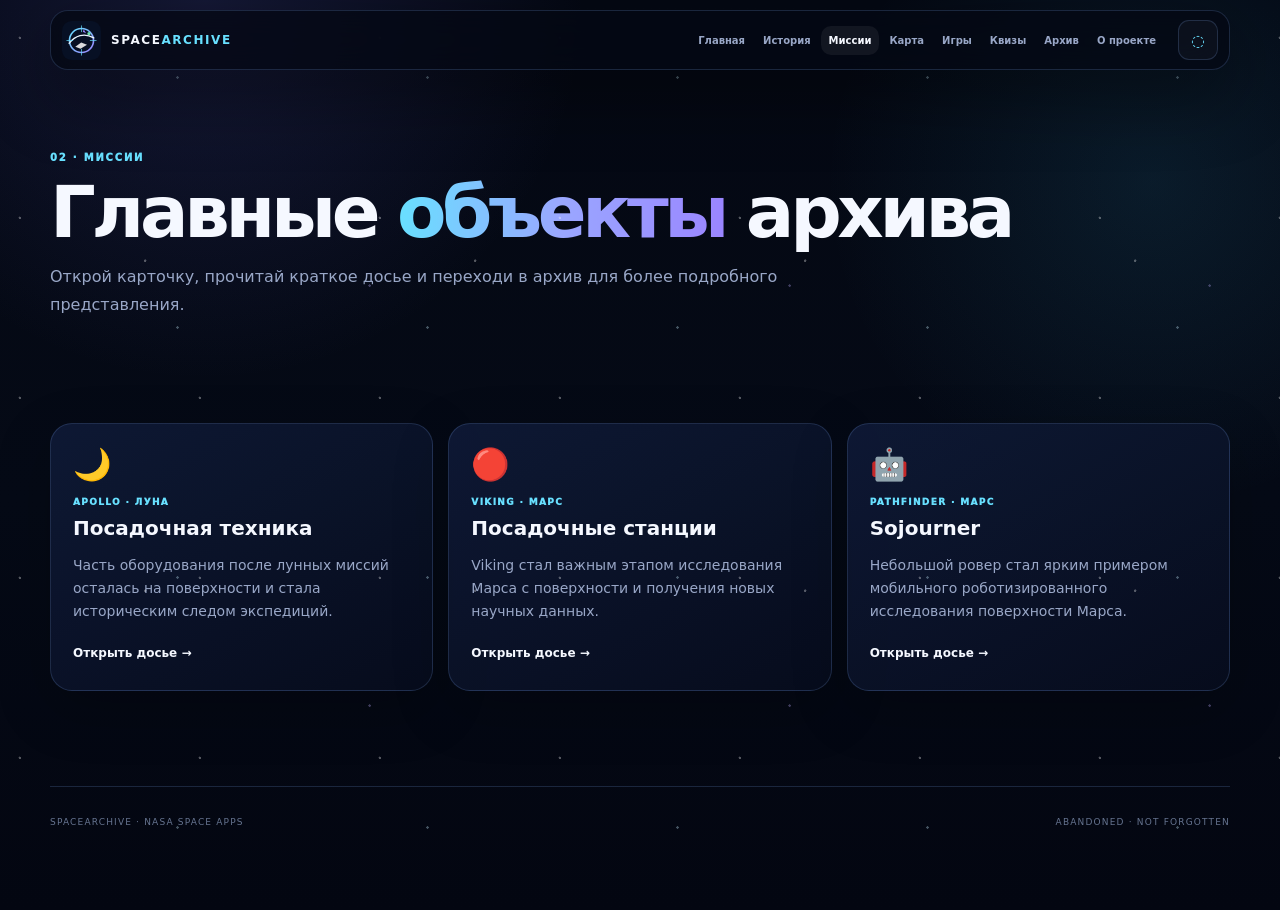
<file: missions.html>
<!doctype html><html lang="ru"><head><meta charset="utf-8"><meta name="viewport" content="width=device-width,initial-scale=1"><meta name="theme-color" content="#040813"><meta name="description" content="SpaceArchive — Abandoned but not Forgotten"><link rel="icon" href="logo.svg" type="image/svg+xml"><title>Missions · SpaceArchive</title><link rel="stylesheet" href="style.css"></head><body><header class="topbar">
<a class="brand" href="index.html"><img src="logo.svg" alt="Логотип SpaceArchive"><b>SPACE<span>ARCHIVE</span></b></a>
<nav class="nav"><a href="index.html">Главная</a><a href="history.html">История</a><a href="missions.html">Миссии</a><a href="map.html">Карта</a><a href="games.html">Игры</a><a href="quiz.html">Квизы</a><a href="archive.html">Архив</a><a href="about.html">О проекте</a></nav>
<div class="header-actions"><button class="menu-btn" id="menuBtn" type="button" aria-label="Открыть меню" aria-expanded="false">☰</button><button class="icon-btn" id="soundBtn" type="button" aria-label="Звуковой режим">◌</button></div>
</header>
<div class="mobile-nav" id="mobileNav" aria-hidden="true"><a href="index.html">Главная</a><a href="history.html">История</a><a href="missions.html">Миссии</a><a href="map.html">Карта</a><a href="games.html">Игры</a><a href="quiz.html">Квизы</a><a href="archive.html">Архив</a><a href="about.html">О проекте</a></div><main class="container page"><section class="page-head"><div class="eyebrow">02 · МИССИИ</div><h1>Главные <span>объекты</span> архива</h1><p>Открой карточку, прочитай краткое досье и переходи в архив для более подробного представления.</p></section><section class="section"><div class="cards"><article class="card"><div class="card-icon">🌙</div><div class="meta">APOLLO · ЛУНА</div><h3>Посадочная техника</h3><p>Часть оборудования после лунных миссий осталась на поверхности и стала историческим следом экспедиций.</p><div class="card-actions"><button class="text-btn" data-modal data-kicker="APOLLO · LUNA" data-title="Лунная техника" data-text="Посадочные модули и оборудование лунных миссий стали частью поверхности Луны после завершения активной работы." data-fact="Архивная идея: сохранить место, роль и историю объекта в цифровой форме.">Открыть досье →</button></div></article><article class="card"><div class="card-icon">🔴</div><div class="meta">VIKING · МАРС</div><h3>Посадочные станции</h3><p>Viking стал важным этапом исследования Марса с поверхности и получения новых научных данных.</p><div class="card-actions"><button class="text-btn" data-modal data-kicker="VIKING · MARS" data-title="Viking" data-text="Viking 1 и Viking 2 успешно совершили посадку на Марс и выполняли научные эксперименты на поверхности." data-fact="Для школьного архива важны дата, роль и понятное объяснение работы аппарата.">Открыть досье →</button></div></article><article class="card"><div class="card-icon">🤖</div><div class="meta">PATHFINDER · МАРС</div><h3>Sojourner</h3><p>Небольшой ровер стал ярким примером мобильного роботизированного исследования поверхности Марса.</p><div class="card-actions"><button class="text-btn" data-modal data-kicker="PATHFINDER · MARS" data-title="Sojourner" data-text="Sojourner работал на Марсе в 1997 году в рамках миссии Mars Pathfinder и исследовал поверхность как мобильная платформа." data-fact="Ключевая мысль: даже небольшой ровер может открыть путь к новым поколениям техники.">Открыть досье →</button></div></article></div></section></main><footer><span>SPACEARCHIVE · NASA SPACE APPS</span><span>ABANDONED · NOT FORGOTTEN</span></footer><div class="modal" id="modal" aria-hidden="true"><div class="backdrop"></div><div class="modal-card" role="dialog" aria-modal="true" aria-labelledby="modalTitle"><button class="close" id="modalClose" type="button" aria-label="Закрыть">×</button><div class="eyebrow" id="modalKicker">ARCHIVE</div><h2 id="modalTitle">Досье</h2><p id="modalText"></p><div class="modal-fact" id="modalFact"></div></div></div><script src="script.js"></script></body></html>
</file>
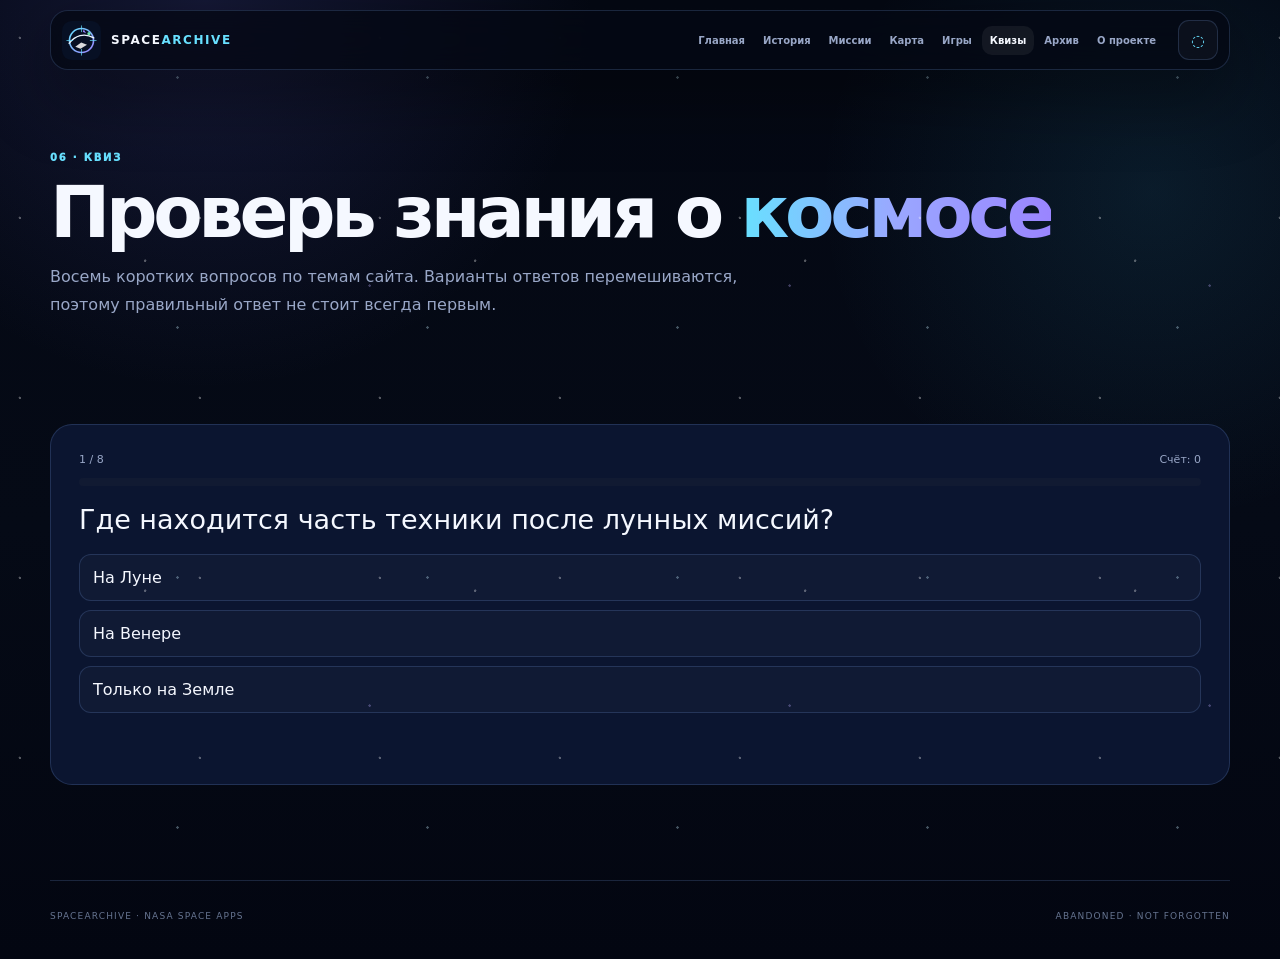
<file: quiz.html>
<!doctype html><html lang="ru"><head><meta charset="utf-8"><meta name="viewport" content="width=device-width,initial-scale=1"><meta name="theme-color" content="#040813"><meta name="description" content="SpaceArchive — Abandoned but not Forgotten"><link rel="icon" href="logo.svg" type="image/svg+xml"><title>Quiz · SpaceArchive</title><link rel="stylesheet" href="style.css"></head><body><header class="topbar">
<a class="brand" href="index.html"><img src="logo.svg" alt="Логотип SpaceArchive"><b>SPACE<span>ARCHIVE</span></b></a>
<nav class="nav"><a href="index.html">Главная</a><a href="history.html">История</a><a href="missions.html">Миссии</a><a href="map.html">Карта</a><a href="games.html">Игры</a><a href="quiz.html">Квизы</a><a href="archive.html">Архив</a><a href="about.html">О проекте</a></nav>
<div class="header-actions"><button class="menu-btn" id="menuBtn" type="button" aria-label="Открыть меню" aria-expanded="false">☰</button><button class="icon-btn" id="soundBtn" type="button" aria-label="Звуковой режим">◌</button></div>
</header>
<div class="mobile-nav" id="mobileNav" aria-hidden="true"><a href="index.html">Главная</a><a href="history.html">История</a><a href="missions.html">Миссии</a><a href="map.html">Карта</a><a href="games.html">Игры</a><a href="quiz.html">Квизы</a><a href="archive.html">Архив</a><a href="about.html">О проекте</a></div><main class="container page"><section class="page-head"><div class="eyebrow">06 · КВИЗ</div><h1>Проверь знания о <span>космосе</span></h1><p>Восемь коротких вопросов по темам сайта. Варианты ответов перемешиваются, поэтому правильный ответ не стоит всегда первым.</p></section><section class="section"><div class="quiz-box" id="qCard"><div class="quiz-top"><span id="qNum">1 / 8</span><span id="qScore">Счёт: 0</span></div><div class="progress" style="margin-top:12px"><i id="qProgress"></i></div><div class="quiz-q" id="qQuestion"></div><div class="options" id="qOptions"></div><div class="quiz-result" id="qResult"></div><button class="btn primary hidden" id="nextQuestion" type="button">Следующий вопрос</button></div></section></main><footer><span>SPACEARCHIVE · NASA SPACE APPS</span><span>ABANDONED · NOT FORGOTTEN</span></footer><div class="modal" id="modal" aria-hidden="true"><div class="backdrop"></div><div class="modal-card" role="dialog" aria-modal="true" aria-labelledby="modalTitle"><button class="close" id="modalClose" type="button" aria-label="Закрыть">×</button><div class="eyebrow" id="modalKicker">ARCHIVE</div><h2 id="modalTitle">Досье</h2><p id="modalText"></p><div class="modal-fact" id="modalFact"></div></div></div><script src="script.js"></script></body></html>
</file>
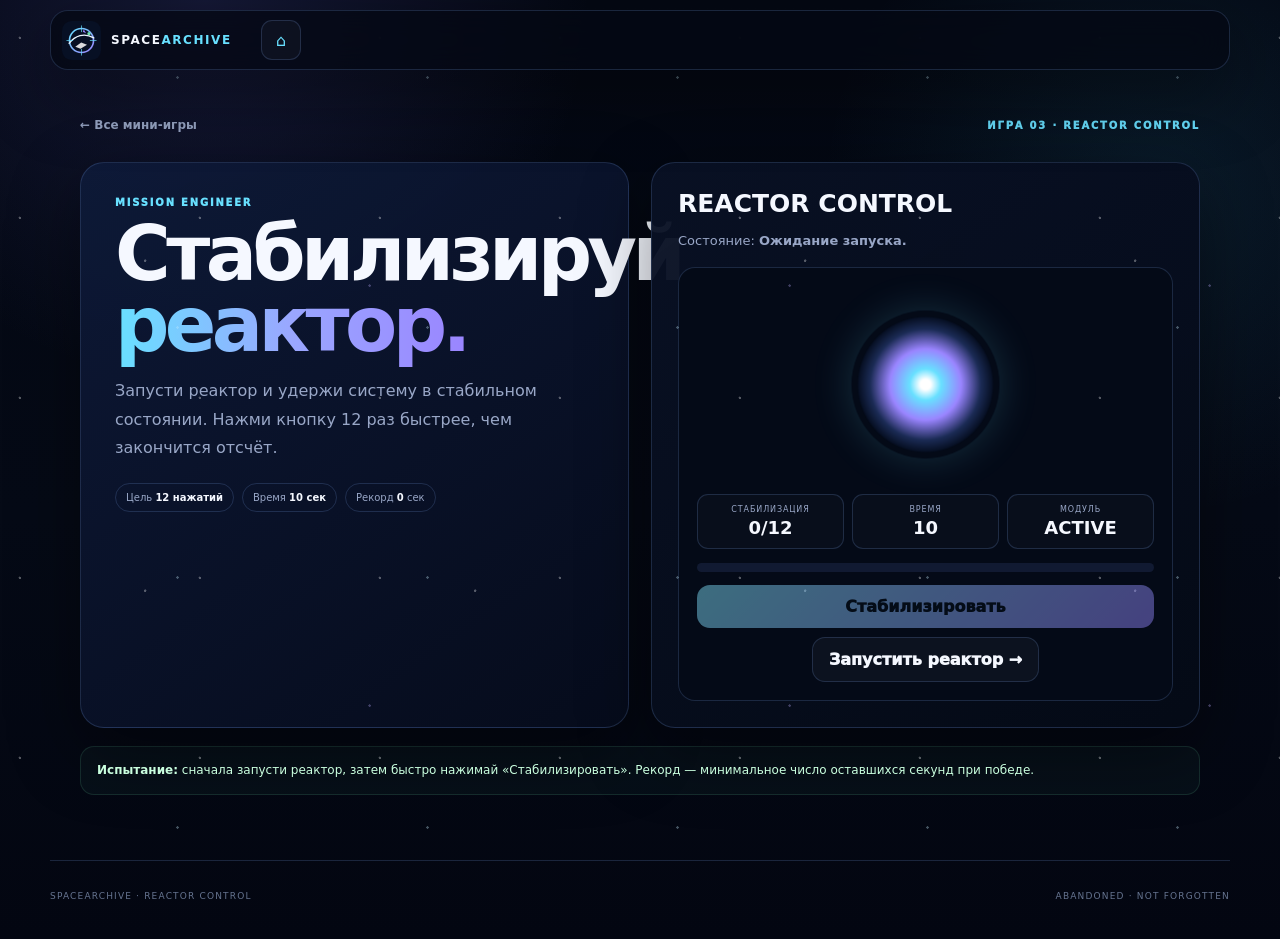
<file: reactor-control.html>
<!doctype html><html lang="ru"><head><meta charset="utf-8"><meta name="viewport" content="width=device-width,initial-scale=1"><meta name="theme-color" content="#040813"><link rel="icon" href="logo.svg" type="image/svg+xml"><title>Стабилизируй реактор · SpaceArchive</title><link rel="stylesheet" href="style.css"><link rel="stylesheet" href="reactor-control.css"></head><body>
<header class="topbar"><a class="brand" href="index.html"><img src="logo.svg" alt="SpaceArchive"><b>SPACE<span>ARCHIVE</span></b></a><div class="header-actions"><a class="icon-btn" href="games.html" aria-label="К играм">⌂</a></div></header>
<main class="game-shell"><div class="game-top"><a class="back" href="games.html">← Все мини-игры</a><div class="eyebrow">ИГРА 03 · REACTOR CONTROL</div></div>
<section class="game-hero"><div class="game-copy"><div class="eyebrow">MISSION ENGINEER</div><h1>Стабилизируй <span>реактор.</span></h1><p>Запусти реактор и удержи систему в стабильном состоянии. Нажми кнопку 12 раз быстрее, чем закончится отсчёт.</p><div class="game-statbar"><span class="game-stat">Цель <b>12 нажатий</b></span><span class="game-stat">Время <b>10 сек</b></span><span class="game-stat">Рекорд <b id="best">0</b> сек</span></div></div>
<div class="play-panel"><h2>REACTOR CONTROL</h2><p>Состояние: <strong id="status">Ожидание запуска.</strong></p><div class="reactor-console"><div class="reactor-core" id="core"></div><div class="reactor-readout"><div class="readout"><small>СТАБИЛИЗАЦИЯ</small><strong id="count">0/12</strong></div><div class="readout"><small>ВРЕМЯ</small><strong id="time">10</strong></div><div class="readout"><small>МОДУЛЬ</small><strong>ACTIVE</strong></div></div><div class="energy"><i id="bar"></i></div><button class="game-button stabilize" id="stabilize" type="button">Стабилизировать</button><div style="margin-top:9px;text-align:center"><button class="game-button secondary" id="start" type="button">Запустить реактор →</button></div></div></div></section>
<div class="tip"><strong>Испытание:</strong> сначала запусти реактор, затем быстро нажимай «Стабилизировать». Рекорд — минимальное число оставшихся секунд при победе.</div></main>
<footer><span>SPACEARCHIVE · REACTOR CONTROL</span><span>ABANDONED · NOT FORGOTTEN</span></footer>
<script src="reactor-control.js"></script></body></html>
</file>
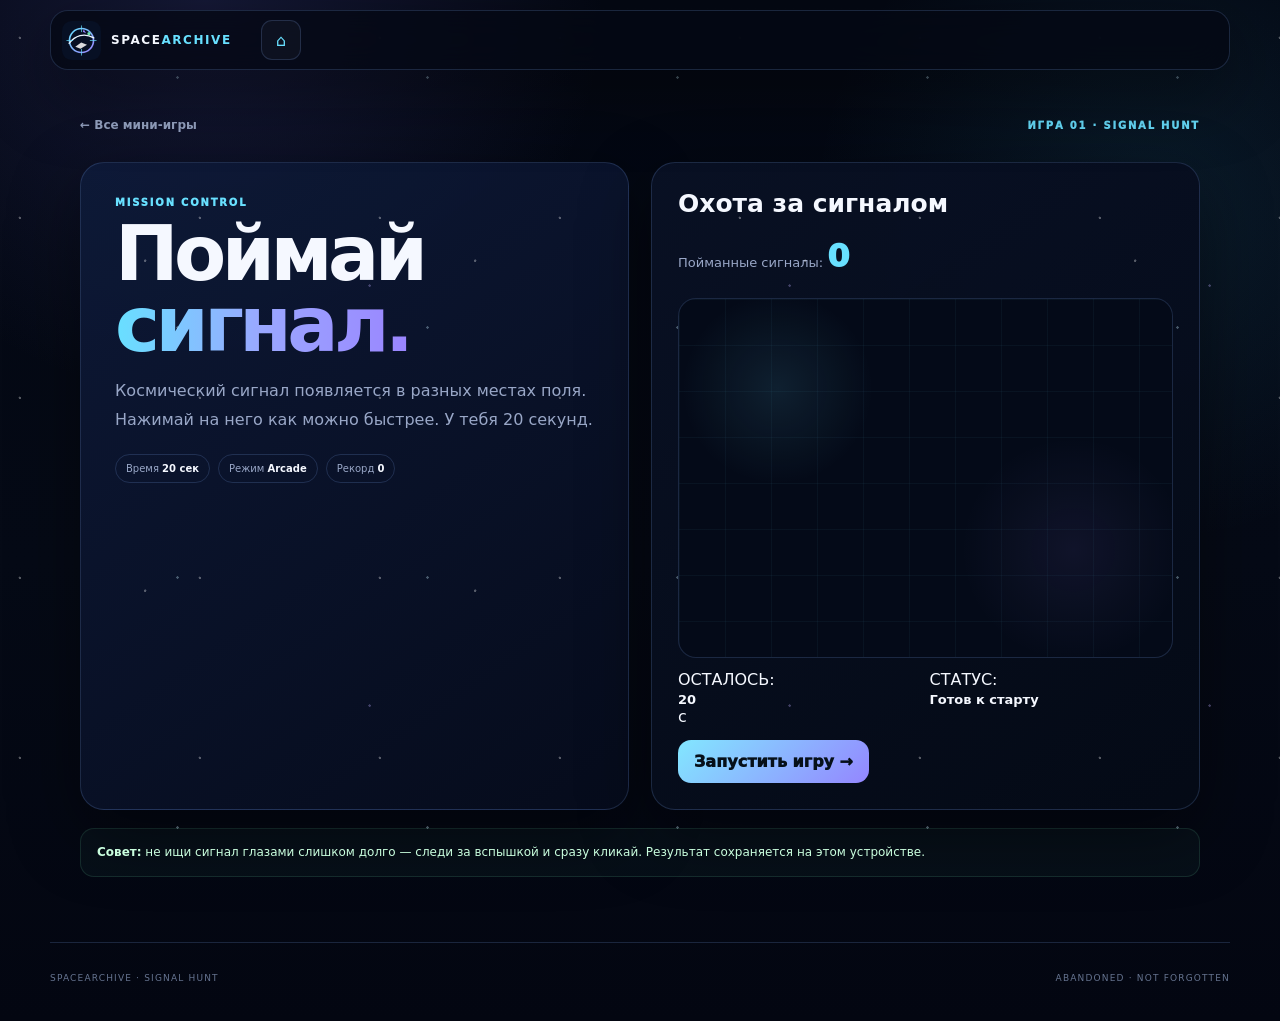
<file: signal-hunt.html>
<!doctype html><html lang="ru"><head><meta charset="utf-8"><meta name="viewport" content="width=device-width,initial-scale=1"><meta name="theme-color" content="#040813"><link rel="icon" href="logo.svg" type="image/svg+xml"><title>Поймай сигнал · SpaceArchive</title><link rel="stylesheet" href="style.css"><link rel="stylesheet" href="signal-hunt.css"></head><body>
<header class="topbar"><a class="brand" href="index.html"><img src="logo.svg" alt="SpaceArchive"><b>SPACE<span>ARCHIVE</span></b></a><div class="header-actions"><a class="icon-btn" href="games.html" aria-label="К играм">⌂</a></div></header>
<main class="game-shell"><div class="game-top"><a class="back" href="games.html">← Все мини-игры</a><div class="eyebrow">ИГРА 01 · SIGNAL HUNT</div></div>
<section class="game-hero"><div class="game-copy"><div class="eyebrow">MISSION CONTROL</div><h1>Поймай <span>сигнал.</span></h1><p>Космический сигнал появляется в разных местах поля. Нажимай на него как можно быстрее. У тебя 20 секунд.</p><div class="game-statbar"><span class="game-stat">Время <b>20 сек</b></span><span class="game-stat">Режим <b>Arcade</b></span><span class="game-stat">Рекорд <b id="best">0</b></span></div></div>
<div class="play-panel"><h2>Охота за сигналом</h2><p>Пойманные сигналы: <strong class="big-score" id="score">0</strong></p><div class="signal-arena" id="arena"><button class="signal-target" id="target" type="button" aria-label="Поймать сигнал"></button></div><div class="signal-hud"><span>ОСТАЛОСЬ: <strong id="time">20</strong>с</span><span>СТАТУС: <strong id="status">Готов к старту</strong></span></div><div style="margin-top:14px"><button class="game-button" id="start" type="button">Запустить игру →</button></div></div></section>
<div class="tip"><strong>Совет:</strong> не ищи сигнал глазами слишком долго — следи за вспышкой и сразу кликай. Результат сохраняется на этом устройстве.</div></main>
<footer><span>SPACEARCHIVE · SIGNAL HUNT</span><span>ABANDONED · NOT FORGOTTEN</span></footer>
<script src="signal-hunt.js"></script></body></html>
</file>
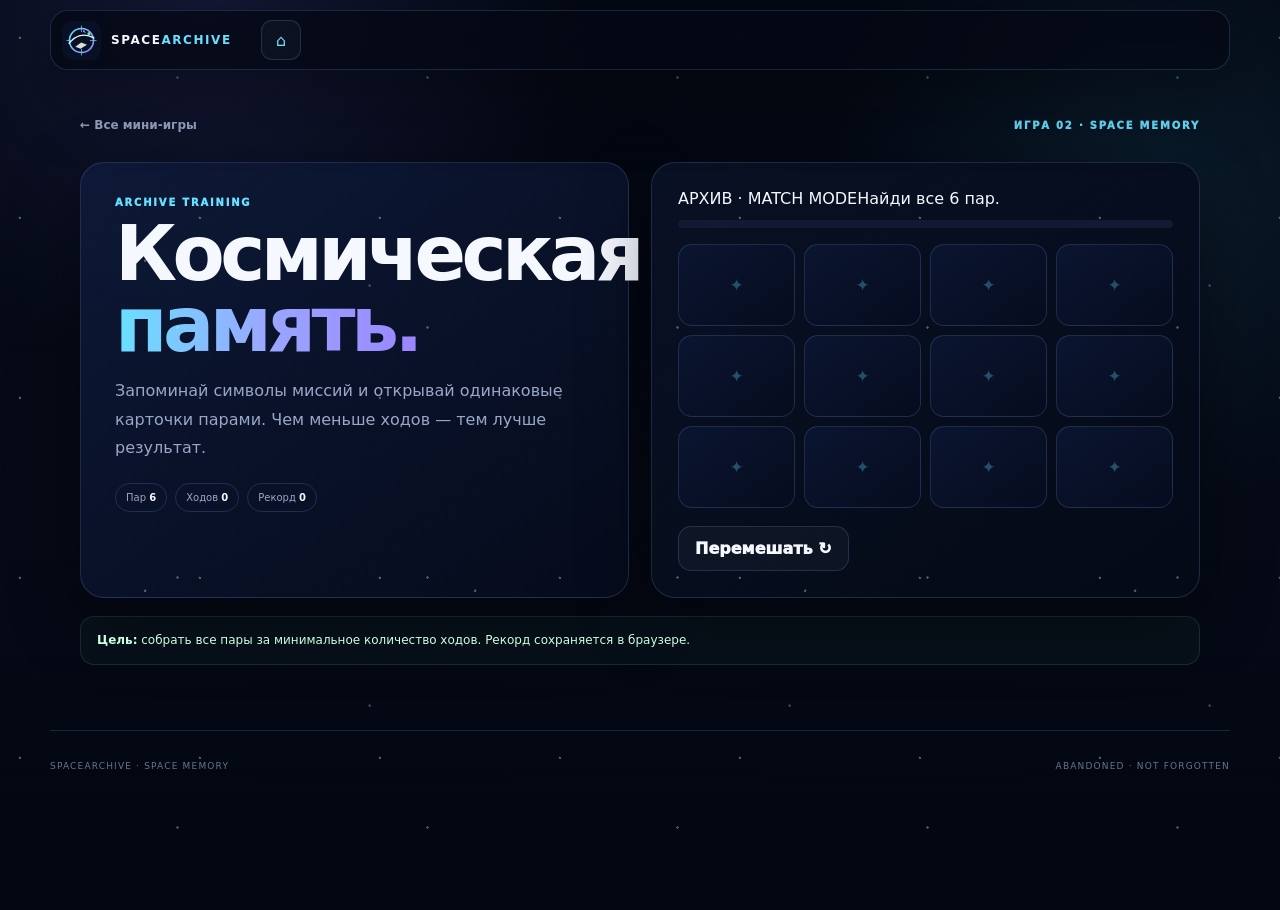
<file: space-memory.html>
<!doctype html><html lang="ru"><head><meta charset="utf-8"><meta name="viewport" content="width=device-width,initial-scale=1"><meta name="theme-color" content="#040813"><link rel="icon" href="logo.svg" type="image/svg+xml"><title>Космическая память · SpaceArchive</title><link rel="stylesheet" href="style.css"><link rel="stylesheet" href="space-memory.css"></head><body>
<header class="topbar"><a class="brand" href="index.html"><img src="logo.svg" alt="SpaceArchive"><b>SPACE<span>ARCHIVE</span></b></a><div class="header-actions"><a class="icon-btn" href="games.html" aria-label="К играм">⌂</a></div></header>
<main class="game-shell"><div class="game-top"><a class="back" href="games.html">← Все мини-игры</a><div class="eyebrow">ИГРА 02 · SPACE MEMORY</div></div>
<section class="game-hero"><div class="game-copy"><div class="eyebrow">ARCHIVE TRAINING</div><h1>Космическая <span>память.</span></h1><p>Запоминай символы миссий и открывай одинаковые карточки парами. Чем меньше ходов — тем лучше результат.</p><div class="game-statbar"><span class="game-stat">Пар <b>6</b></span><span class="game-stat">Ходов <b id="moves">0</b></span><span class="game-stat">Рекорд <b id="best">0</b></span></div></div>
<div class="play-panel"><div class="memory-top"><span>АРХИВ · MATCH MODE</span><span id="status">Найди все 6 пар.</span></div><div class="memory-progress"><i id="progress"></i></div><div class="memory-board" id="board"></div><div class="game-controls" style="margin-top:18px"><button class="game-button secondary" id="restart" type="button">Перемешать ↻</button></div></div></section>
<div class="tip"><strong>Цель:</strong> собрать все пары за минимальное количество ходов. Рекорд сохраняется в браузере.</div></main>
<footer><span>SPACEARCHIVE · SPACE MEMORY</span><span>ABANDONED · NOT FORGOTTEN</span></footer>
<script src="space-memory.js"></script></body></html>
</file>
<file: style.css>
:root{
  --bg:#040813;--panel:#0b1530;--text:#f5f8ff;--muted:#99a7c7;--cyan:#68e0ff;--violet:#9a85ff;
  --green:#70e2ad;--orange:#ff9d70;--line:rgba(135,175,255,.18);--line2:rgba(104,224,255,.32);
  --shadow:0 24px 70px rgba(0,0,0,.42);--r:22px
}
*{box-sizing:border-box}html{scroll-behavior:smooth}body{margin:0;min-height:100vh;color:var(--text);
font-family:Inter,ui-sans-serif,system-ui,-apple-system,"Segoe UI",sans-serif;
background:radial-gradient(circle at 16% 0,rgba(88,89,194,.20),transparent 27%),
radial-gradient(circle at 90% 20%,rgba(56,179,224,.11),transparent 24%),
linear-gradient(180deg,#040813,#050a16 55%,#030611);overflow-x:hidden}
body:before{content:"";position:fixed;inset:0;pointer-events:none;opacity:.32;
background-image:radial-gradient(circle at 11% 21%,#fff 0 1px,transparent 1.5px),radial-gradient(circle at 71% 31%,#c8eeff 0 1px,transparent 1.5px),radial-gradient(circle at 44% 79%,#fff 0 1px,transparent 1.5px),radial-gradient(circle at 88% 68%,#bfafff 0 1px,transparent 1.5px);
background-size:180px 180px,250px 250px,330px 330px,420px 420px;animation:starDrift 28s linear infinite}
a{text-decoration:none;color:inherit}button,input{font:inherit}button{cursor:pointer}
.container{width:min(1180px,calc(100% - 36px));margin-inline:auto}
.topbar{position:sticky;top:10px;z-index:100;width:min(1180px,calc(100% - 20px));margin:10px auto 0;
display:flex;align-items:center;gap:14px;padding:9px 11px;border:1px solid var(--line);border-radius:18px;
background:rgba(4,8,20,.78);backdrop-filter:blur(18px);box-shadow:var(--shadow)}
.brand{display:flex;align-items:center;gap:10px;min-width:185px;font-size:12px;font-weight:950;letter-spacing:.13em}
.brand img{width:39px;height:39px;display:block}.brand span{color:var(--cyan)}
.nav{display:flex;align-items:center;gap:2px;margin-left:auto;white-space:nowrap}
.nav a{padding:9px 8px;border-radius:10px;color:var(--muted);font-size:10px;font-weight:800}
.nav a:hover,.nav a.active{background:rgba(255,255,255,.06);color:var(--text)}
.header-actions{display:flex;gap:7px}.icon-btn,.menu-btn{width:40px;height:40px;border:1px solid var(--line);border-radius:11px;
background:rgba(255,255,255,.03);color:var(--cyan);display:grid;place-items:center}.menu-btn{display:none;color:var(--text);font-size:18px}
.mobile-nav{display:none}.page{min-height:70vh}
.hero{min-height:calc(100vh - 80px);display:grid;grid-template-columns:1.05fr .95fr;align-items:center;gap:55px;padding:70px 0 85px}
.eyebrow{color:var(--cyan);font-size:10px;font-weight:950;letter-spacing:.18em;text-transform:uppercase}
.live-dot{display:inline-block;width:8px;height:8px;border-radius:50%;background:var(--green);box-shadow:0 0 15px var(--green);margin-right:7px;animation:pulse 1.7s infinite}
h1{margin:16px 0 18px;font-size:clamp(52px,7vw,92px);line-height:.94;letter-spacing:-.06em}
h1 span,.accent{background:linear-gradient(90deg,var(--cyan),#9aa7ff,var(--violet));-webkit-background-clip:text;background-clip:text;color:transparent}
.lead{max-width:680px;color:var(--muted);font-size:16px;line-height:1.8}
.actions{display:flex;gap:10px;flex-wrap:wrap;margin:28px 0}.btn{border:0;border-radius:13px;padding:13px 17px;font-weight:900}
.primary{color:#061019;background:linear-gradient(135deg,#82e7ff,#9486ff);box-shadow:0 15px 36px rgba(104,224,255,.16)}
.primary:hover{transform:translateY(-2px)}.ghost{color:var(--text);border:1px solid var(--line);background:rgba(255,255,255,.035)}
.hero-visual{min-height:470px;position:relative;display:grid;place-items:center}
.planet{width:325px;height:325px;border-radius:50%;position:relative;background:
radial-gradient(circle at 31% 26%,rgba(255,255,255,.30),transparent 7%),
radial-gradient(circle at 54% 58%,rgba(39,88,137,.95),transparent 27%),
radial-gradient(circle at 30% 72%,rgba(24,53,91,.9),transparent 31%),
linear-gradient(145deg,#245179,#040913 71%);
box-shadow:0 0 85px rgba(97,210,255,.17),inset -45px -34px 68px rgba(0,0,0,.72)}
.planet:after{content:"";position:absolute;inset:-46px;border-radius:50%;z-index:-1;background:radial-gradient(circle,rgba(104,224,255,.15),transparent 67%);filter:blur(13px)}
.orbit{position:absolute;width:80%;height:42%;border:1px solid rgba(104,224,255,.24);border-radius:50%;transform:rotate(-20deg);animation:orbit 9s linear infinite}
.orbit i{position:absolute;right:-6px;top:50%;width:11px;height:11px;border-radius:50%;background:var(--cyan);box-shadow:0 0 18px var(--cyan)}
.hero-card{position:absolute;right:0;bottom:20px;padding:14px 16px;border:1px solid var(--line);border-radius:15px;background:rgba(6,12,28,.72);backdrop-filter:blur(15px)}
.hero-card small{display:block;color:var(--muted);font-size:9px;letter-spacing:.15em}.hero-card strong{display:block;margin-top:4px;font-size:18px}
.dashboard{display:grid;grid-template-columns:repeat(4,1fr);gap:12px;margin-top:-34px;position:relative;z-index:2}
.stat{padding:17px;border:1px solid var(--line);border-radius:17px;background:rgba(10,18,40,.72);backdrop-filter:blur(10px)}
.stat small{color:var(--muted);font-size:9px;letter-spacing:.12em}.stat strong{display:block;font-size:25px;margin:3px 0}.stat span{font-size:11px;color:var(--muted)}
.page-head{padding:82px 0 36px}.page-head h1{font-size:clamp(44px,6vw,72px);margin-bottom:13px}.page-head p{color:var(--muted);max-width:760px;line-height:1.8}
.section{padding:25px 0 95px}.section-title{display:flex;justify-content:space-between;align-items:end;gap:20px}.section-title h2{margin:7px 0 0;font-size:clamp(31px,4vw,48px);letter-spacing:-.045em}.section-title p{max-width:470px;color:var(--muted);line-height:1.7;margin:0}
.cards,.games-grid{display:grid;grid-template-columns:repeat(3,1fr);gap:15px;margin-top:26px}
.card,.game{padding:22px;border:1px solid var(--line);border-radius:var(--r);background:linear-gradient(150deg,rgba(15,26,55,.90),rgba(7,13,29,.90));box-shadow:0 18px 55px rgba(0,0,0,.22);transition:.22s}
.card:hover,.game:hover{transform:translateY(-5px);border-color:var(--line2)}.card-icon{font-size:31px;margin-bottom:14px}.meta{font-size:9px;font-weight:950;letter-spacing:.15em;color:var(--cyan)}
.card h3,.game h3{font-size:20px;margin:9px 0}.card p,.game p{color:var(--muted);font-size:14px;line-height:1.65}.card-actions{display:flex;gap:8px;flex-wrap:wrap;margin-top:14px}
.text-btn{padding:8px 0;border:0;background:none;color:var(--text);font-size:12px;font-weight:850}.text-btn:hover{color:var(--cyan)}
.feature{display:grid;grid-template-columns:1fr 1fr;gap:16px;margin-top:30px}.feature-panel{padding:28px;border:1px solid var(--line);border-radius:var(--r);
background:radial-gradient(circle at 80% 20%,rgba(104,224,255,.10),transparent 25%),var(--panel)}
.feature-panel h3{font-size:28px;margin:9px 0}.feature-panel p{color:var(--muted);line-height:1.75}
.pills{display:flex;gap:7px;flex-wrap:wrap;margin-top:15px}.pill{padding:8px 10px;border:1px solid var(--line);border-radius:999px;color:var(--muted);font-size:10px}.pill b{color:var(--text)}
.timeline{margin-top:28px;position:relative}.timeline:before{content:"";position:absolute;left:17px;top:0;bottom:0;width:1px;background:linear-gradient(var(--cyan),transparent)}
.event{position:relative;padding:0 0 35px 52px}.event:before{content:"";position:absolute;left:9px;top:3px;width:16px;height:16px;border-radius:50%;
background:var(--cyan);box-shadow:0 0 18px rgba(104,224,255,.55);border:4px solid var(--bg)}
.event .date{font-size:10px;font-weight:950;color:var(--cyan);letter-spacing:.14em}.event h3{margin:6px 0}.event p{color:var(--muted);line-height:1.7;max-width:820px}
.map-layout{display:grid;grid-template-columns:280px 1fr;gap:16px;margin-top:26px}.map-side,.map-stage{border:1px solid var(--line);border-radius:var(--r);background:var(--panel);box-shadow:var(--shadow)}
.map-side{padding:20px}.world-tabs{display:grid;grid-template-columns:1fr 1fr;gap:6px;margin-top:10px}.world-tab{padding:11px;border:1px solid var(--line);border-radius:11px;color:var(--muted);background:transparent}.world-tab.active{color:var(--text);background:rgba(104,224,255,.08);border-color:var(--line2)}
.location-list{display:grid;gap:7px;margin-top:18px}.location{padding:12px;border:1px solid transparent;border-radius:12px;background:rgba(255,255,255,.02);color:var(--muted);text-align:left}.location.active{color:var(--text);border-color:var(--line2);background:rgba(104,224,255,.06)}
.location b{display:block;color:var(--cyan);font-size:9px;letter-spacing:.13em}.location span{font-size:12px}.info-box{margin-top:16px;padding:13px;border-radius:13px;background:rgba(112,226,173,.05);border:1px solid rgba(112,226,173,.14);color:#caffdf;font-size:12px;line-height:1.55}
.map-stage{min-height:560px;position:relative;overflow:hidden;background:radial-gradient(circle at 50% 40%,rgba(104,224,255,.12),transparent 29%),linear-gradient(180deg,#071025,#040917)}
.map-stage:after{content:"";position:absolute;inset:auto -10% -42% -10%;height:70%;border-top:1px solid rgba(104,224,255,.10);
background:repeating-linear-gradient(90deg,transparent 0 54px,rgba(104,224,255,.06) 55px),repeating-linear-gradient(0deg,transparent 0 54px,rgba(104,224,255,.06) 55px);
transform:perspective(470px) rotateX(58deg);transform-origin:center top}
.map-world{position:absolute;left:50%;top:42%;width:270px;height:270px;transform:translate(-50%,-50%);border-radius:50%;
background:radial-gradient(circle at 35% 28%,rgba(255,255,255,.24),transparent 7%),radial-gradient(circle at 53% 55%,#2b5e82,transparent 30%),linear-gradient(145deg,#557f98,#040912 76%);
box-shadow:0 0 70px rgba(104,224,255,.19),inset -35px -30px 55px rgba(0,0,0,.68);transition:.35s}
.map-world.mars{background:radial-gradient(circle at 34% 27%,rgba(255,209,175,.22),transparent 7%),radial-gradient(circle at 60% 57%,#843e2f,transparent 30%),linear-gradient(145deg,#b45f4c,#070b12 75%);box-shadow:0 0 70px rgba(255,130,100,.18),inset -36px -30px 55px rgba(0,0,0,.70)}
.map-pin{position:absolute;width:16px;height:16px;border-radius:50%;border:0;background:var(--orange);box-shadow:0 0 25px rgba(255,157,112,.80);z-index:3;transition:.2s}
.map-pin:hover,.map-pin.active{transform:scale(1.25)}.pin-a{left:39%;top:36%}.pin-b{left:59%;top:48%}.pin-c{left:46%;top:61%}
.map-title{position:absolute;top:22px;left:22px;z-index:4}.map-title small{display:block;color:var(--muted);font-size:9px;letter-spacing:.14em}.map-title strong{font-size:24px}
.archive-tools{display:flex;gap:8px;flex-wrap:wrap;margin-top:25px}.filter{padding:9px 12px;border:1px solid var(--line);border-radius:11px;color:var(--muted);background:rgba(255,255,255,.025)}.filter.active{color:var(--text);border-color:var(--line2);background:rgba(104,224,255,.07)}
.search{flex:1;min-width:190px;padding:10px 12px;border:1px solid var(--line);border-radius:11px;color:var(--text);background:rgba(255,255,255,.035);outline:0}.search:focus{border-color:var(--line2)}
.archive-grid{display:grid;grid-template-columns:repeat(3,1fr);gap:15px;margin-top:16px}.archive-card[data-hidden="true"]{display:none}
.game{min-height:390px}.game-head{display:flex;justify-content:space-between;gap:10px}.score{font-size:10px;color:var(--cyan);font-weight:900}.arena{position:relative;height:220px;margin-top:16px;border:1px solid var(--line);border-radius:16px;overflow:hidden;
background:radial-gradient(circle at 20% 30%,rgba(104,224,255,.08),transparent 18%),#050b19}.signal{position:absolute;width:34px;height:34px;border:0;border-radius:50%;
background:radial-gradient(circle,#fff 0 9%,var(--cyan) 25%,rgba(104,224,255,.08) 70%);box-shadow:0 0 30px var(--cyan);display:none}.game-note{min-height:18px;margin-top:9px;color:var(--muted);font-size:11px}
.game-controls{display:flex;gap:8px;align-items:center;margin-top:11px}.mini-btn{padding:9px 12px;border:1px solid var(--line);border-radius:10px;color:var(--text);background:rgba(255,255,255,.035)}
.memory-grid{display:grid;grid-template-columns:repeat(4,1fr);gap:7px;margin-top:15px}.memory-card{height:56px;border:1px solid var(--line);border-radius:10px;background:#091127;color:transparent;font-size:22px}.memory-card.flipped,.memory-card.matched{color:var(--text);background:rgba(104,224,255,.07);border-color:var(--line2)}
.reactor{margin-top:16px;padding:18px;border:1px solid var(--line);border-radius:16px;background:#050b19}.reactor-core{width:85px;height:85px;margin:12px auto;border-radius:50%;background:radial-gradient(circle,#fff 0 6%,#72dfff 18%,#9a85ff 38%,#13203e 67%,#050b19 68%);
box-shadow:0 0 35px rgba(104,224,255,.25);transform:scale(.8);transition:.15s}.reactor-core.hot{transform:scale(1.08)}
.progress{height:8px;border-radius:999px;background:#111a32;overflow:hidden}.progress i{display:block;width:0;height:100%;background:linear-gradient(90deg,var(--cyan),var(--violet));transition:.12s}
.quiz-box{margin-top:27px;padding:28px;border:1px solid var(--line);border-radius:var(--r);background:var(--panel)}
.quiz-top{display:flex;justify-content:space-between;color:var(--muted);font-size:11px}.quiz-q{font-size:27px;line-height:1.25;margin:17px 0}.options{display:grid;gap:9px}.option{padding:13px;border:1px solid var(--line);border-radius:12px;background:rgba(255,255,255,.025);text-align:left;color:var(--text)}.option:hover{border-color:var(--line2)}
.option.correct{border-color:rgba(112,226,173,.5);background:rgba(112,226,173,.08)}.option.wrong{border-color:rgba(255,157,112,.5);background:rgba(255,157,112,.07)}
.quiz-result{margin-top:15px;color:var(--muted);line-height:1.6;min-height:28px}.fact{padding:16px;border:1px solid rgba(104,224,255,.15);border-radius:14px;background:rgba(104,224,255,.05);color:#d8f7ff;line-height:1.65}
.modal{position:fixed;inset:0;z-index:200;display:none;place-items:center;padding:20px}.modal.open{display:grid}.backdrop{position:absolute;inset:0;background:rgba(2,4,12,.77);backdrop-filter:blur(8px)}
.modal-card{position:relative;width:min(650px,100%);padding:30px;border:1px solid var(--line2);border-radius:24px;background:#0b1430;box-shadow:0 40px 100px rgba(0,0,0,.58);animation:pop .22s ease}
.close{position:absolute;right:12px;top:12px;width:38px;height:38px;border:0;border-radius:10px;color:var(--text);background:rgba(255,255,255,.06);font-size:23px}.modal-card h2{font-size:35px;margin:7px 0 13px}.modal-card p{color:var(--muted);line-height:1.75}.modal-fact{margin-top:16px;padding:13px;border:1px solid rgba(104,224,255,.13);border-radius:13px;background:rgba(104,224,255,.05);color:#d8f7ff;line-height:1.6}
footer{width:min(1180px,calc(100% - 36px));margin:auto;padding:30px 0 38px;border-top:1px solid var(--line);display:flex;justify-content:space-between;color:#667490;font-size:9px;letter-spacing:.13em}
.hidden{display:none!important}
@keyframes starDrift{to{transform:translate(-45px,25px)}}@keyframes orbit{to{transform:rotate(340deg)}}@keyframes pulse{50%{transform:scale(1.25);opacity:.75}}@keyframes pop{from{transform:translateY(9px) scale(.98);opacity:0}to{transform:none;opacity:1}}
@media(max-width:1040px){.nav a{font-size:9px;padding-inline:5px}.brand{min-width:170px}.hero{grid-template-columns:1fr}.hero-visual{min-height:390px}.cards,.games-grid,.archive-grid{grid-template-columns:repeat(2,1fr)}.map-layout{grid-template-columns:1fr}.map-side{order:2}}
@media(max-width:700px){.container{width:calc(100% - 24px)}.topbar{width:calc(100% - 14px);top:7px}.brand{min-width:0;flex:1;font-size:10px}.brand img{width:34px;height:34px}.nav{display:none}.menu-btn{display:grid}.header-actions{margin-left:0}
.mobile-nav{position:sticky;top:64px;z-index:90;width:calc(100% - 14px);margin:7px auto 0;padding:8px;border:1px solid var(--line);border-radius:16px;background:rgba(4,8,20,.95);backdrop-filter:blur(18px);box-shadow:var(--shadow)}
.mobile-nav.open{display:grid;grid-template-columns:1fr 1fr;gap:5px}.mobile-nav a{padding:11px;border-radius:10px;color:var(--muted);font-size:12px}.mobile-nav a.active,.mobile-nav a:hover{color:var(--text);background:rgba(104,224,255,.08)}
.hero{padding-top:58px;gap:20px}.hero-visual{min-height:315px}.planet{width:245px;height:245px}.dashboard{grid-template-columns:repeat(2,1fr);margin-top:-14px}
.page-head{padding-top:62px}.section{padding-bottom:70px}.section-title{display:block}.section-title p{margin-top:13px}.feature,.cards,.games-grid,.archive-grid{grid-template-columns:1fr}
.map-stage{min-height:440px}.map-world{width:215px;height:215px}.quiz-q{font-size:22px}.footer{display:block}}
</file>
<file: reactor-control.css>
.game-shell{width:min(1120px,calc(100% - 28px));margin:0 auto;padding:30px 0 65px}
.game-top{display:flex;align-items:center;justify-content:space-between;gap:14px;margin:18px 0 30px}
.back{display:inline-flex;align-items:center;gap:7px;color:var(--muted);font-size:12px;font-weight:850}.back:hover{color:var(--text)}
.game-hero{display:grid;grid-template-columns:minmax(0,1fr) minmax(0,1fr);gap:22px;align-items:stretch}
.game-copy,.play-panel{border:1px solid var(--line);border-radius:24px;box-shadow:var(--shadow)}
.game-copy{padding:34px;background:linear-gradient(145deg,rgba(14,26,57,.92),rgba(6,12,28,.94))}
.game-copy h1{font-size:clamp(44px,6.4vw,76px);margin:10px 0 16px}.game-copy p{color:var(--muted);line-height:1.8;max-width:620px}
.game-statbar{display:flex;flex-wrap:wrap;gap:8px;margin-top:20px}.game-stat{padding:8px 10px;border:1px solid var(--line);border-radius:999px;color:var(--muted);font-size:10px}.game-stat b{color:var(--text)}
.play-panel{padding:26px;background:linear-gradient(145deg,rgba(9,17,37,.96),rgba(4,10,22,.98))}
.play-panel h2{margin:0 0 9px;font-size:25px}.play-panel>p{color:var(--muted);font-size:13px;line-height:1.6}
.game-controls{display:flex;gap:8px;align-items:center;flex-wrap:wrap;margin-top:14px}
.game-button{display:inline-flex;align-items:center;justify-content:center;gap:7px;padding:12px 16px;border:0;border-radius:13px;background:linear-gradient(135deg,#82e7ff,#9486ff);color:#061019;font-weight:950}
.game-button.secondary{border:1px solid var(--line);background:rgba(255,255,255,.035);color:var(--text)}
.game-button:disabled{opacity:.45;cursor:not-allowed;transform:none}.status{min-height:22px;color:var(--muted);font-size:12px;line-height:1.55}
.big-score{color:var(--cyan);font-size:32px;font-weight:950}
.tip{margin-top:18px;padding:14px 16px;border:1px solid rgba(112,226,173,.14);border-radius:14px;background:rgba(112,226,173,.04);color:#caffdf;font-size:12px;line-height:1.6}
@media(max-width:850px){.game-hero{grid-template-columns:1fr}.game-top{margin-bottom:22px}}
@media(max-width:620px){.game-shell{padding-top:18px}.game-copy,.play-panel{padding:22px}.game-top{align-items:flex-start}.game-top .eyebrow{text-align:right;max-width:55%}}

.reactor-console{margin-top:15px;padding:18px;border:1px solid var(--line);border-radius:17px;background:#040a17}
.reactor-core{width:185px;height:185px;margin:6px auto 17px;border-radius:50%;
background:radial-gradient(circle,#fff 0 5%,#68e0ff 15%,#9a85ff 34%,#1b2b55 53%,#071024 64%,transparent 65%);
box-shadow:0 0 50px rgba(104,224,255,.18);transition:.14s}
.reactor-core.hot{transform:scale(1.06);filter:saturate(1.3);box-shadow:0 0 78px rgba(104,224,255,.42)}
.reactor-readout{display:grid;grid-template-columns:repeat(3,1fr);gap:8px}.readout{padding:10px;border:1px solid var(--line);border-radius:11px;text-align:center;background:rgba(255,255,255,.02)}
.readout small{display:block;color:var(--muted);font-size:8px;letter-spacing:.11em}.readout strong{display:block;margin-top:3px;font-size:18px}
.energy{height:9px;margin-top:14px;border-radius:999px;background:#111a32;overflow:hidden}.energy i{display:block;width:0;height:100%;background:linear-gradient(90deg,var(--cyan),var(--violet));transition:.12s}
.stabilize{width:100%;margin-top:13px}
@media(max-width:500px){.reactor-core{width:145px;height:145px}.reactor-readout{grid-template-columns:1fr 1fr}.readout:last-child{grid-column:1/-1}}
</file>
<file: signal-hunt.css>
.game-shell{width:min(1120px,calc(100% - 28px));margin:0 auto;padding:30px 0 65px}
.game-top{display:flex;align-items:center;justify-content:space-between;gap:14px;margin:18px 0 30px}
.back{display:inline-flex;align-items:center;gap:7px;color:var(--muted);font-size:12px;font-weight:850}.back:hover{color:var(--text)}
.game-hero{display:grid;grid-template-columns:minmax(0,1fr) minmax(0,1fr);gap:22px;align-items:stretch}
.game-copy,.play-panel{border:1px solid var(--line);border-radius:24px;box-shadow:var(--shadow)}
.game-copy{padding:34px;background:linear-gradient(145deg,rgba(14,26,57,.92),rgba(6,12,28,.94))}
.game-copy h1{font-size:clamp(44px,6.4vw,76px);margin:10px 0 16px}.game-copy p{color:var(--muted);line-height:1.8;max-width:620px}
.game-statbar{display:flex;flex-wrap:wrap;gap:8px;margin-top:20px}.game-stat{padding:8px 10px;border:1px solid var(--line);border-radius:999px;color:var(--muted);font-size:10px}.game-stat b{color:var(--text)}
.play-panel{padding:26px;background:linear-gradient(145deg,rgba(9,17,37,.96),rgba(4,10,22,.98))}
.play-panel h2{margin:0 0 9px;font-size:25px}.play-panel>p{color:var(--muted);font-size:13px;line-height:1.6}
.game-controls{display:flex;gap:8px;align-items:center;flex-wrap:wrap;margin-top:14px}
.game-button{display:inline-flex;align-items:center;justify-content:center;gap:7px;padding:12px 16px;border:0;border-radius:13px;background:linear-gradient(135deg,#82e7ff,#9486ff);color:#061019;font-weight:950}
.game-button.secondary{border:1px solid var(--line);background:rgba(255,255,255,.035);color:var(--text)}
.game-button:disabled{opacity:.45;cursor:not-allowed;transform:none}.status{min-height:22px;color:var(--muted);font-size:12px;line-height:1.55}
.big-score{color:var(--cyan);font-size:32px;font-weight:950}
.tip{margin-top:18px;padding:14px 16px;border:1px solid rgba(112,226,173,.14);border-radius:14px;background:rgba(112,226,173,.04);color:#caffdf;font-size:12px;line-height:1.6}
@media(max-width:850px){.game-hero{grid-template-columns:1fr}.game-top{margin-bottom:22px}}
@media(max-width:620px){.game-shell{padding-top:18px}.game-copy,.play-panel{padding:22px}.game-top{align-items:flex-start}.game-top .eyebrow{text-align:right;max-width:55%}}

.signal-arena{position:relative;height:360px;margin-top:16px;border:1px solid var(--line);border-radius:18px;overflow:hidden;
background:radial-gradient(circle at 20% 25%,rgba(104,224,255,.10),transparent 20%),radial-gradient(circle at 80% 70%,rgba(154,133,255,.08),transparent 24%),#040a18}
.signal-arena:before{content:"";position:absolute;inset:0;background-image:linear-gradient(rgba(104,224,255,.045) 1px,transparent 1px),linear-gradient(90deg,rgba(104,224,255,.045) 1px,transparent 1px);background-size:46px 46px}
.signal-target{position:absolute;display:none;width:46px;height:46px;padding:0;border:0;border-radius:50%;z-index:2;
background:radial-gradient(circle,#fff 0 8%,var(--cyan) 25%,rgba(104,224,255,.10) 69%,transparent 70%);box-shadow:0 0 34px var(--cyan);animation:targetPulse .8s infinite}
.signal-target:after{content:"";position:absolute;inset:8px;border:1px solid rgba(255,255,255,.58);border-radius:50%}
.signal-hud{display:grid;grid-template-columns:1fr 1fr;gap:8px;margin-top:12px}
.signal-hud>div{padding:11px 12px;border:1px solid var(--line);border-radius:12px;background:#070e20}.signal-hud small{display:block;color:var(--muted);font-size:9px;letter-spacing:.12em}.signal-hud strong{display:block;margin-top:3px;color:var(--text);font-size:13px}
@keyframes targetPulse{50%{transform:scale(1.11);opacity:.8}}
@media(max-width:480px){.signal-arena{height:300px}.signal-hud{grid-template-columns:1fr}}
</file>
<file: space-memory.css>
.game-shell{width:min(1120px,calc(100% - 28px));margin:0 auto;padding:30px 0 65px}
.game-top{display:flex;align-items:center;justify-content:space-between;gap:14px;margin:18px 0 30px}
.back{display:inline-flex;align-items:center;gap:7px;color:var(--muted);font-size:12px;font-weight:850}.back:hover{color:var(--text)}
.game-hero{display:grid;grid-template-columns:minmax(0,1fr) minmax(0,1fr);gap:22px;align-items:stretch}
.game-copy,.play-panel{border:1px solid var(--line);border-radius:24px;box-shadow:var(--shadow)}
.game-copy{padding:34px;background:linear-gradient(145deg,rgba(14,26,57,.92),rgba(6,12,28,.94))}
.game-copy h1{font-size:clamp(44px,6.4vw,76px);margin:10px 0 16px}.game-copy p{color:var(--muted);line-height:1.8;max-width:620px}
.game-statbar{display:flex;flex-wrap:wrap;gap:8px;margin-top:20px}.game-stat{padding:8px 10px;border:1px solid var(--line);border-radius:999px;color:var(--muted);font-size:10px}.game-stat b{color:var(--text)}
.play-panel{padding:26px;background:linear-gradient(145deg,rgba(9,17,37,.96),rgba(4,10,22,.98))}
.play-panel h2{margin:0 0 9px;font-size:25px}.play-panel>p{color:var(--muted);font-size:13px;line-height:1.6}
.game-controls{display:flex;gap:8px;align-items:center;flex-wrap:wrap;margin-top:14px}
.game-button{display:inline-flex;align-items:center;justify-content:center;gap:7px;padding:12px 16px;border:0;border-radius:13px;background:linear-gradient(135deg,#82e7ff,#9486ff);color:#061019;font-weight:950}
.game-button.secondary{border:1px solid var(--line);background:rgba(255,255,255,.035);color:var(--text)}
.game-button:disabled{opacity:.45;cursor:not-allowed;transform:none}.status{min-height:22px;color:var(--muted);font-size:12px;line-height:1.55}
.big-score{color:var(--cyan);font-size:32px;font-weight:950}
.tip{margin-top:18px;padding:14px 16px;border:1px solid rgba(112,226,173,.14);border-radius:14px;background:rgba(112,226,173,.04);color:#caffdf;font-size:12px;line-height:1.6}
@media(max-width:850px){.game-hero{grid-template-columns:1fr}.game-top{margin-bottom:22px}}
@media(max-width:620px){.game-shell{padding-top:18px}.game-copy,.play-panel{padding:22px}.game-top{align-items:flex-start}.game-top .eyebrow{text-align:right;max-width:55%}}

.memory-head{display:flex;justify-content:space-between;align-items:center;gap:10px;color:var(--muted);font-size:11px}
.memory-board{display:grid;grid-template-columns:repeat(4,1fr);gap:9px;margin-top:16px}
.memory-card{position:relative;height:82px;border:1px solid var(--line);border-radius:14px;background:linear-gradient(145deg,#0a1530,#060c1e);color:transparent;font-size:28px;transition:.18s;overflow:hidden}
.memory-card:before{content:"✦";position:absolute;inset:0;display:grid;place-items:center;color:rgba(104,224,255,.30);font-size:17px}
.memory-card:hover{border-color:var(--line2);transform:translateY(-2px)}.memory-card.flipped,.memory-card.matched{color:var(--text);border-color:var(--line2);background:linear-gradient(145deg,rgba(104,224,255,.11),rgba(154,133,255,.08))}
.memory-card.flipped:before,.memory-card.matched:before{display:none}
.memory-progress{height:8px;margin-top:12px;border-radius:999px;background:#111a32;overflow:hidden}.memory-progress i{display:block;width:0;height:100%;background:linear-gradient(90deg,var(--cyan),var(--violet));transition:.2s}
@media(max-width:480px){.memory-board{grid-template-columns:repeat(3,1fr)}.memory-card{height:70px}}
</file>
